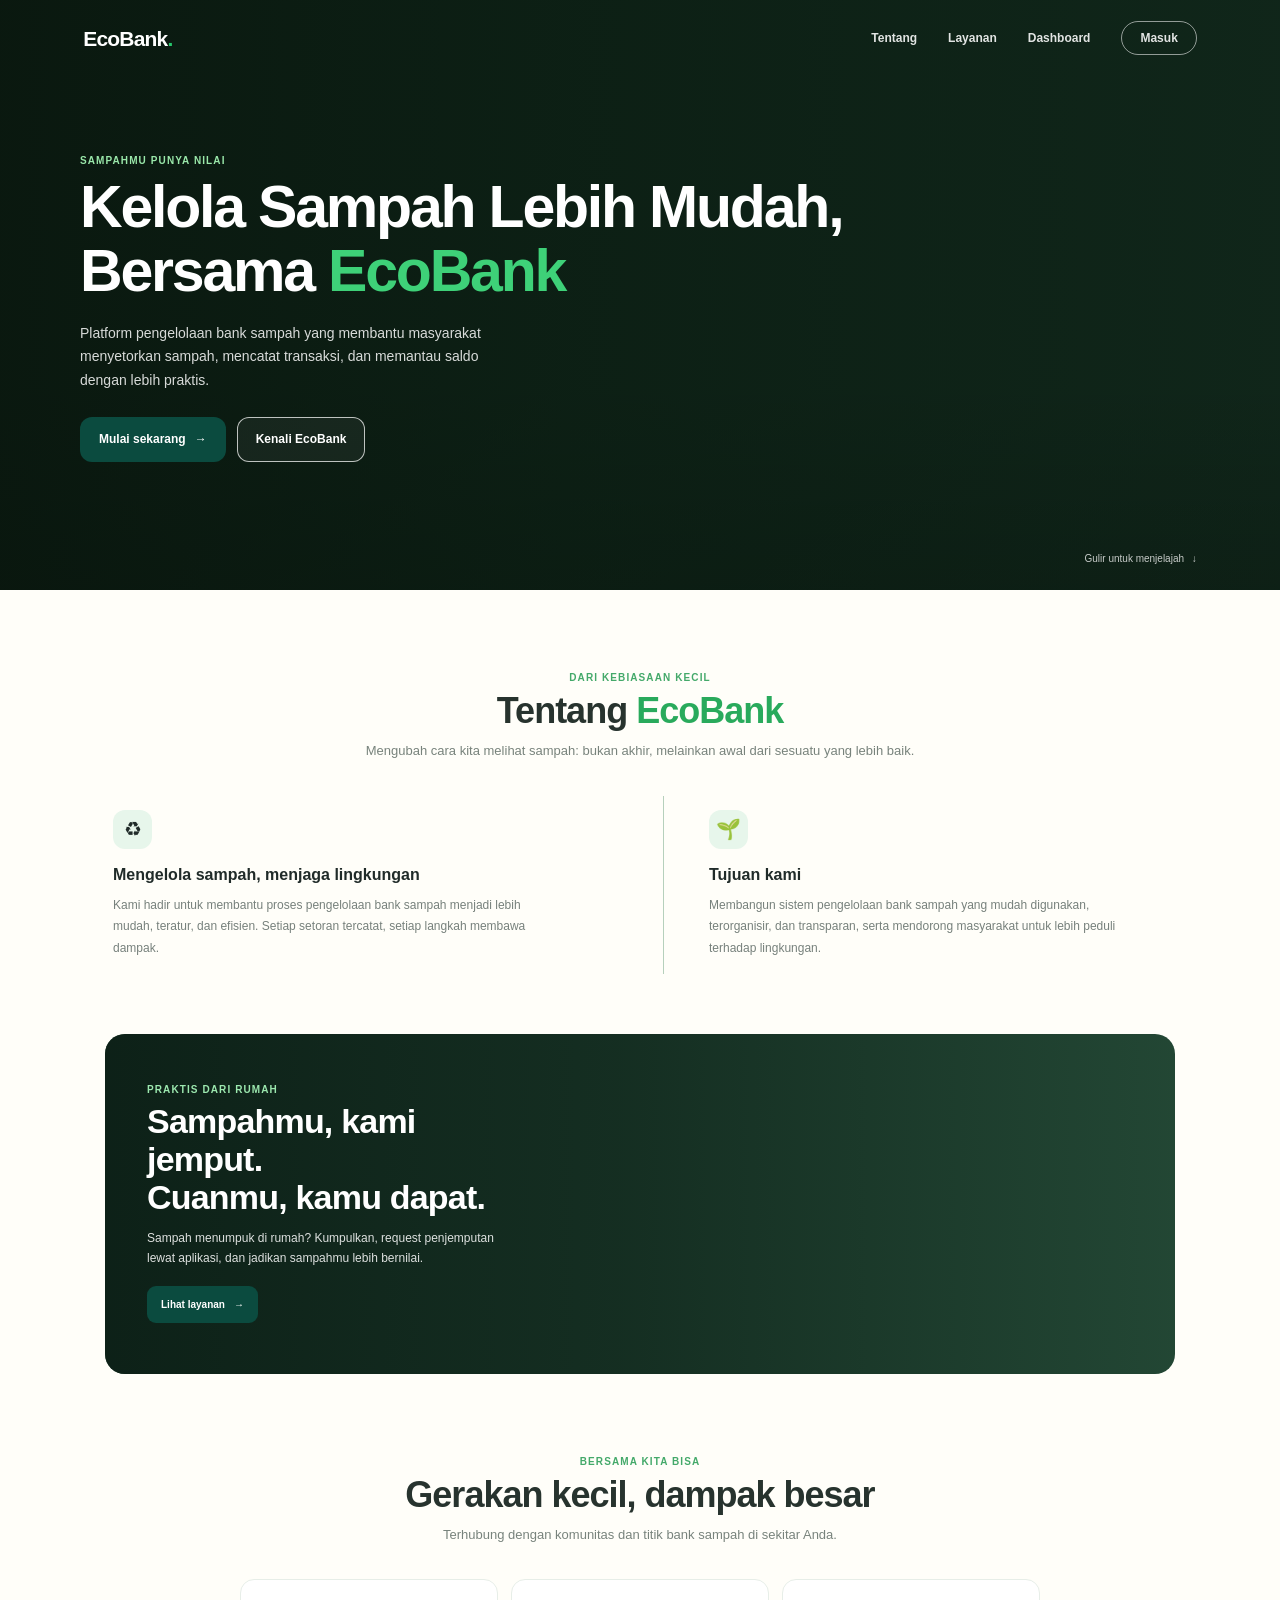
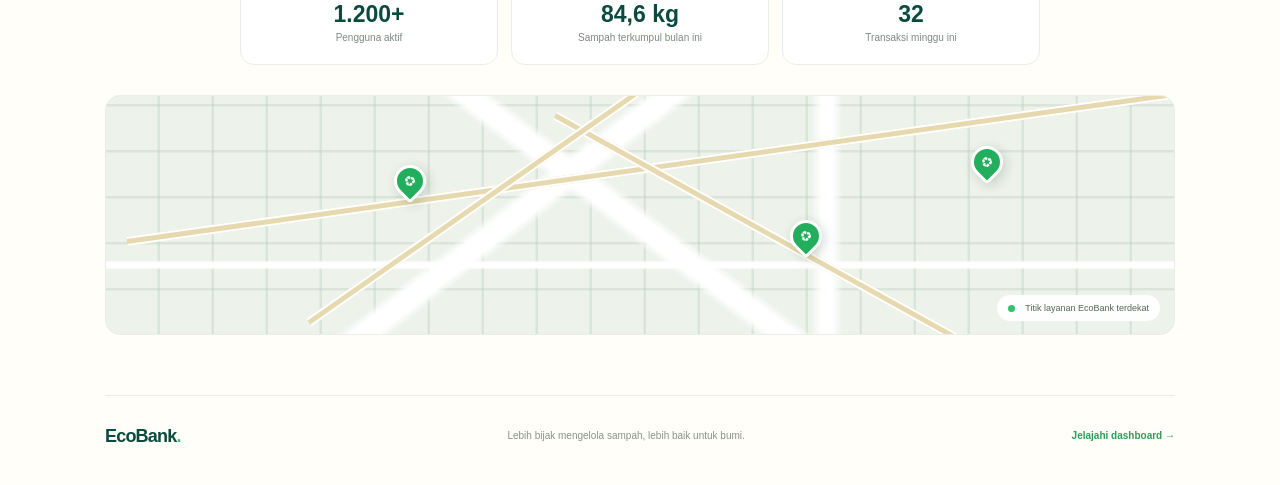
<file: index.html>
<!doctype html>
<html lang="id">
  <head>
    <meta charset="UTF-8" />
    <meta name="viewport" content="width=device-width, initial-scale=1.0" />
    <meta name="theme-color" content="#064d3f" />
    <meta
      name="description"
      content="EcoBank membantu Anda mengelola sampah, menabung, dan menjaga lingkungan dengan lebih mudah."
    />
    <title>EcoBank — Kelola Sampah, Jaga Lingkungan</title>
    <link rel="preconnect" href="https://images.unsplash.com" />
    <link rel="stylesheet" href="style.css" />
  </head>
  <body class="landing-page">
    <header class="site-header landing-header">
      <a class="brand" href="index.html">EcoBank<span>.</span></a>
      <button
        class="menu-toggle"
        type="button"
        aria-label="Buka navigasi"
        aria-expanded="false"
      >
        ☰
      </button>
      <nav class="main-nav" aria-label="Navigasi utama">
        <a href="#tentang">Tentang</a>
        <a href="#layanan">Layanan</a>
        <a href="dashboard_bank_sampah.html">Dashboard</a>
        <a class="nav-button" href="auth.html">Masuk</a>
      </nav>
    </header>

    <main>
      <section class="hero">
        <div class="hero-shade"></div>
        <div class="hero-content">
          <p class="eyebrow">Sampahmu punya nilai</p>
          <h1>Kelola Sampah Lebih Mudah,<br />Bersama <span>EcoBank</span></h1>
          <p class="hero-copy">
            Platform pengelolaan bank sampah yang membantu masyarakat
            menyetorkan sampah, mencatat transaksi, dan memantau saldo dengan
            lebih praktis.
          </p>
          <div class="hero-actions">
            <a class="button button-primary" href="auth.html"
              >Mulai sekarang <span aria-hidden="true">→</span></a
            >
            <a class="button button-outline-light" href="#tentang"
              >Kenali EcoBank</a
            >
          </div>
        </div>
        <a class="scroll-hint" href="#tentang"
          >Gulir untuk menjelajah <span aria-hidden="true">↓</span></a
        >
      </section>

      <section class="section about-section" id="tentang">
        <div class="section-heading">
          <p class="eyebrow eyebrow-green">Dari kebiasaan kecil</p>
          <h2>Tentang <span>EcoBank</span></h2>
          <p>
            Mengubah cara kita melihat sampah: bukan akhir, melainkan awal dari
            sesuatu yang lebih baik.
          </p>
        </div>
        <div class="about-grid">
          <article>
            <span class="icon-bubble" aria-hidden="true">♻</span>
            <h3>Mengelola sampah, menjaga lingkungan</h3>
            <p>
              Kami hadir untuk membantu proses pengelolaan bank sampah menjadi
              lebih mudah, teratur, dan efisien. Setiap setoran tercatat, setiap
              langkah membawa dampak.
            </p>
          </article>
          <article class="mission-card">
            <span class="icon-bubble" aria-hidden="true">🌱</span>
            <h3>Tujuan kami</h3>
            <p>
              Membangun sistem pengelolaan bank sampah yang mudah digunakan,
              terorganisir, dan transparan, serta mendorong masyarakat untuk
              lebih peduli terhadap lingkungan.
            </p>
          </article>
        </div>
      </section>

      <section class="pickup-banner" id="layanan">
        <div class="pickup-overlay"></div>
        <div class="pickup-content">
          <p class="eyebrow">Praktis dari rumah</p>
          <h2>Sampahmu, kami jemput.<br />Cuanmu, kamu dapat.</h2>
          <p>
            Sampah menumpuk di rumah? Kumpulkan, request penjemputan lewat
            aplikasi, dan jadikan sampahmu lebih bernilai.
          </p>
          <a class="button button-primary button-small" href="transaksi.html"
            >Lihat layanan <span aria-hidden="true">→</span></a
          >
        </div>
      </section>

      <section class="section impact-section">
        <div class="section-heading">
          <p class="eyebrow eyebrow-green">Bersama kita bisa</p>
          <h2>Gerakan kecil, dampak besar</h2>
          <p>
            Terhubung dengan komunitas dan titik bank sampah di sekitar Anda.
          </p>
        </div>
        <div class="impact-grid">
          <div class="impact-stat">
            <strong>1.200+</strong><span>Pengguna aktif</span>
          </div>
          <div class="impact-stat">
            <strong>84,6 kg</strong><span>Sampah terkumpul bulan ini</span>
          </div>
          <div class="impact-stat">
            <strong>32</strong><span>Transaksi minggu ini</span>
          </div>
        </div>
        <div
          class="map-card"
          role="img"
          aria-label="Ilustrasi peta titik layanan bank sampah"
        >
          <span class="map-road road-one"></span
          ><span class="map-road road-two"></span
          ><span class="map-road road-three"></span>
          <span class="map-pin pin-one">♻</span
          ><span class="map-pin pin-two">♻</span
          ><span class="map-pin pin-three">♻</span>
          <div class="map-label">
            <span class="status-dot"></span> Titik layanan EcoBank terdekat
          </div>
        </div>
      </section>
    </main>

    <footer class="site-footer">
      <a class="brand" href="index.html">EcoBank<span>.</span></a>
      <p>Lebih bijak mengelola sampah, lebih baik untuk bumi.</p>
      <a href="dashboard_bank_sampah.html"
        >Jelajahi dashboard <span aria-hidden="true">→</span></a
      >
    </footer>
    <script src="app.js?v=profile-menu-1"></script>
  </body>
</html>
</file>
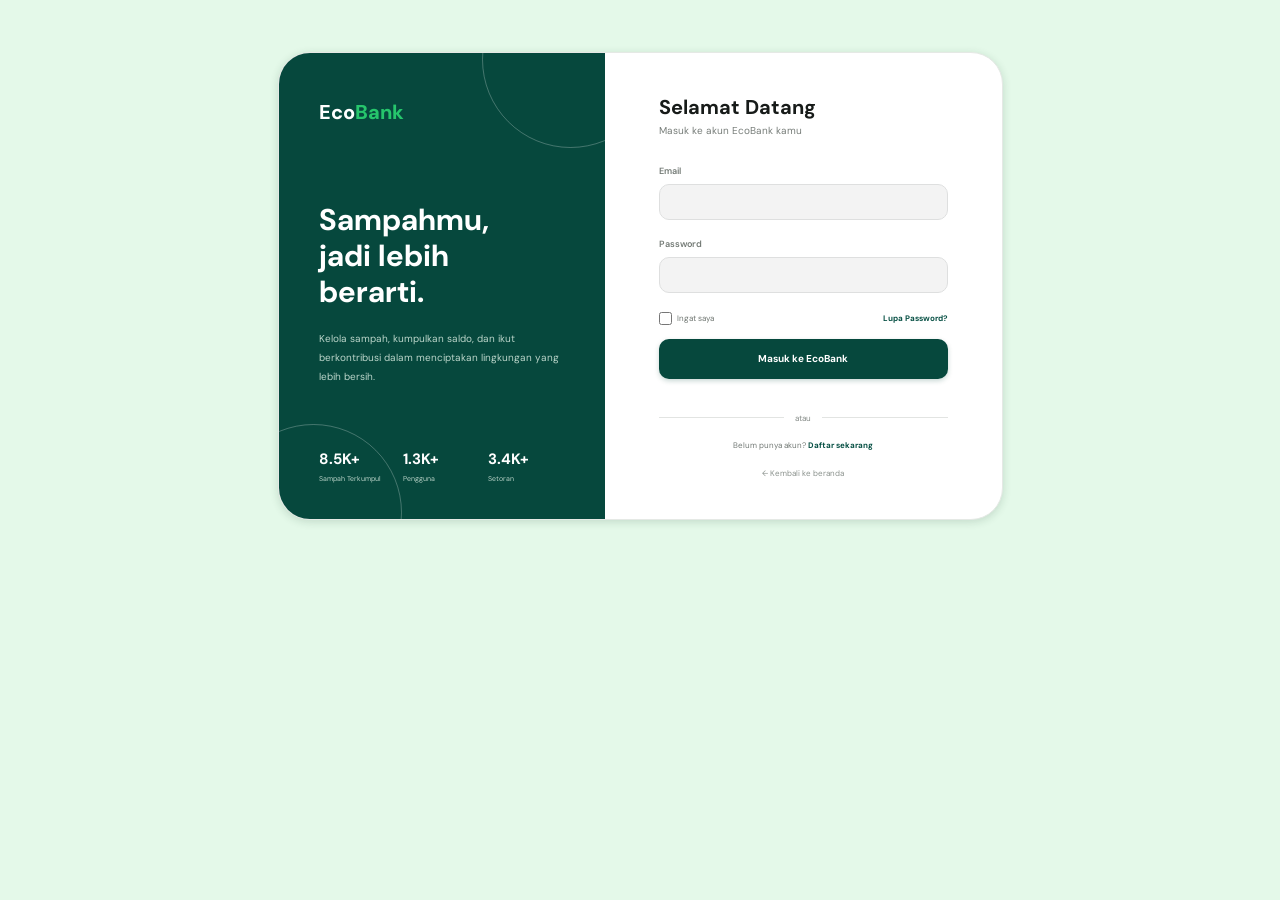
<file: auth.html>
<!doctype html>
<html lang="id">
  <head>
    <meta charset="UTF-8" />
    <meta name="viewport" content="width=device-width, initial-scale=1.0" />
    <meta name="theme-color" content="#e5f9eb" />
    <meta
      name="description"
      content="Masuk atau daftar akun EcoBank untuk mengelola setoran sampah."
    />
    <title>Masuk — EcoBank</title>
    <link rel="preconnect" href="https://fonts.googleapis.com" />
    <link rel="preconnect" href="https://fonts.gstatic.com" crossorigin />
    <link
      href="https://fonts.googleapis.com/css2?family=DM+Sans:wght@400;500;600;700;800&display=swap"
      rel="stylesheet"
    />
    <link rel="stylesheet" href="style.css" />
  </head>
  <body class="auth-page">
    <main class="auth-shell" data-auth-shell data-mode="login">
      <section class="auth-brand-panel" aria-label="Tentang EcoBank">
        <a class="auth-brand-logo" href="index.html">Eco<span>Bank</span></a>
        <div class="auth-brand-copy">
          <h1>Sampahmu,<br />jadi lebih<br />berarti.</h1>
          <p>
            Kelola sampah, kumpulkan saldo, dan ikut berkontribusi dalam
            menciptakan lingkungan yang lebih bersih.
          </p>
        </div>
        <div class="auth-impact" aria-label="Dampak EcoBank">
          <div><strong>8.5K+</strong><span>Sampah Terkumpul</span></div>
          <div><strong>1.3K+</strong><span>Pengguna</span></div>
          <div><strong>3.4K+</strong><span>Setoran</span></div>
        </div>
      </section>

      <section class="auth-form-panel" aria-labelledby="auth-title">
        <div class="auth-form-content">
          <h2 id="auth-title" data-auth-title>Selamat Datang</h2>
          <p class="auth-subtitle" data-auth-subtitle>
            Masuk ke akun EcoBank kamu
          </p>

          <form class="auth-form" data-auth-form="login" autocomplete="on">
            <label for="login-email">Email</label>
            <input
              id="login-email"
              name="email"
              type="email"
              autocomplete="email"
              required
            />

            <label for="login-password">Password</label>
            <input
              id="login-password"
              name="password"
              type="password"
              autocomplete="current-password"
              minlength="8"
              required
            />

            <div class="auth-options">
              <label class="remember-option"
                ><input type="checkbox" name="remember" />
                <span>Ingat saya</span></label
              >
              <button
                class="auth-inline-button"
                type="button"
                data-forgot-password
              >
                Lupa Password?
              </button>
            </div>
            <button class="auth-submit" type="submit">Masuk ke EcoBank</button>
          </form>

          <form
            class="auth-form register-form"
            data-auth-form="register"
            autocomplete="on"
            hidden
          >
            <label for="register-name">Nama lengkap</label>
            <input
              id="register-name"
              name="name"
              type="text"
              autocomplete="name"
              maxlength="100"
              required
            />

            <label for="register-email">Email</label>
            <input
              id="register-email"
              name="email"
              type="email"
              autocomplete="email"
              required
            />

            <label for="register-phone">Nomor telepon</label>
            <input
              id="register-phone"
              name="phone"
              type="tel"
              inputmode="tel"
              autocomplete="tel"
              minlength="8"
              maxlength="20"
              pattern="[0-9+() -]{8,20}"
              required
            />

            <label for="register-district">Kecamatan</label>
            <select
              id="register-district"
              name="district"
              autocomplete="address-level2"
              required
            >
              <option value="" selected disabled>Pilih kecamatan</option>
              <option value="Batam Kota">Batam Kota</option>
              <option value="Batu Aji">Batu Aji</option>
              <option value="Batu Ampar">Batu Ampar</option>
              <option value="Belakang Padang">Belakang Padang</option>
              <option value="Bengkong">Bengkong</option>
              <option value="Bulang">Bulang</option>
              <option value="Galang">Galang</option>
              <option value="Lubuk Baja">Lubuk Baja</option>
              <option value="Nongsa">Nongsa</option>
              <option value="Sagulung">Sagulung</option>
              <option value="Sei Beduk">Sei Beduk</option>
              <option value="Sekupang">Sekupang</option>
            </select>

            <label for="register-password">Password</label>
            <input
              id="register-password"
              name="password"
              type="password"
              autocomplete="new-password"
              minlength="8"
              maxlength="72"
              required
            />

            <label for="register-confirm-password">Konfirmasi password</label>
            <input
              id="register-confirm-password"
              name="confirmPassword"
              type="password"
              autocomplete="new-password"
              minlength="8"
              maxlength="72"
              required
            />

            <button class="auth-submit" type="submit">Daftar ke EcoBank</button>
          </form>

          <p
            class="auth-feedback"
            data-auth-feedback
            role="status"
            aria-live="polite"
          ></p>
          <div class="auth-divider"><span>atau</span></div>
          <p class="auth-switch-copy" data-auth-switch-copy>
            Belum punya akun?
            <button
              class="auth-inline-button"
              type="button"
              data-auth-switch="register"
            >
              Daftar sekarang
            </button>
          </p>
          <p class="auth-back"><a href="index.html">← Kembali ke beranda</a></p>
        </div>
      </section>
    </main>
    <script src="auth.js"></script>
  </body>
</html>
</file>
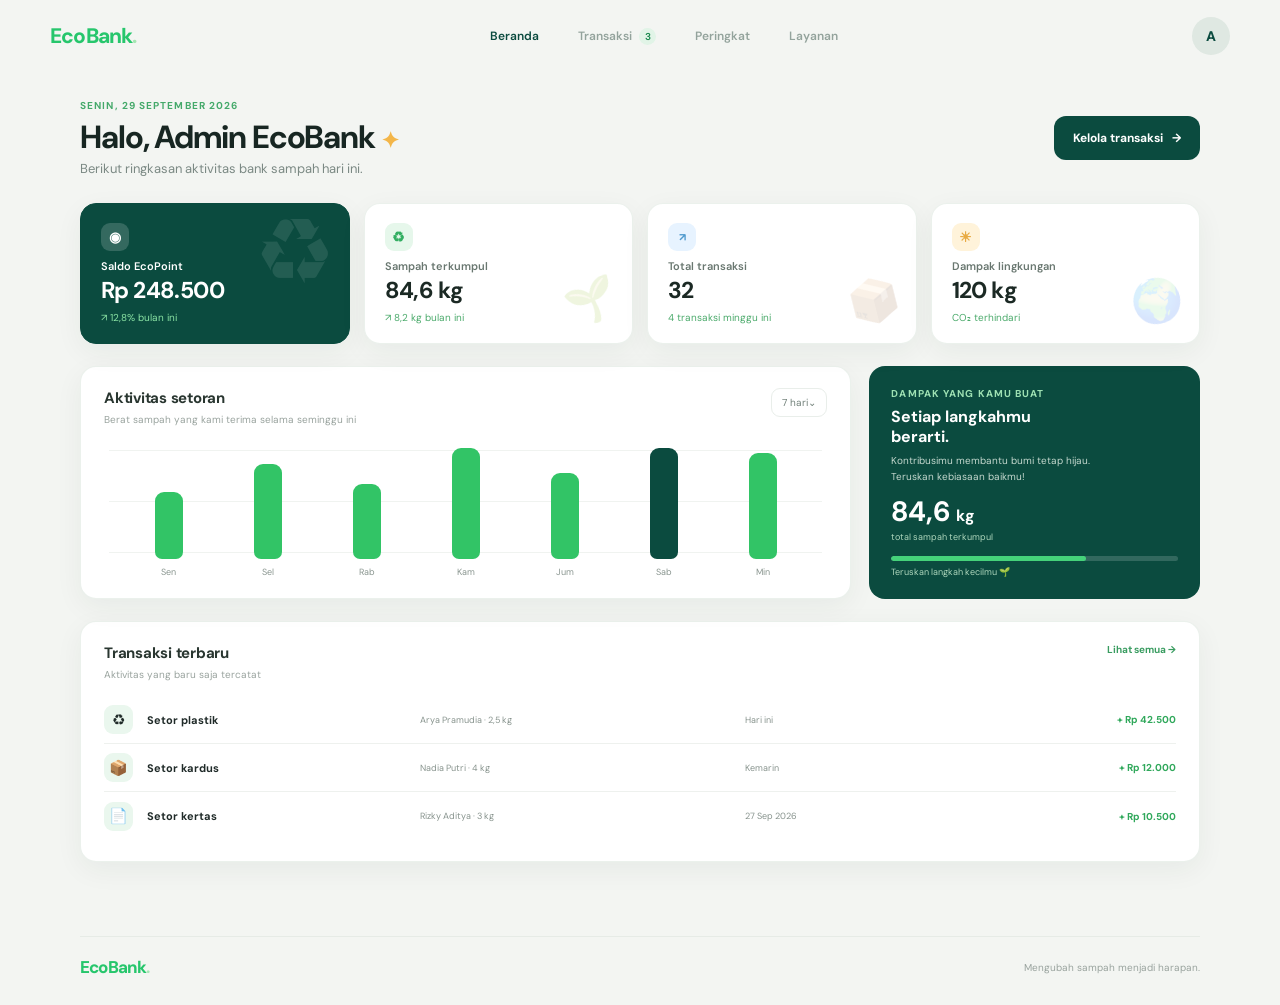
<file: dashboard_bank_sampah.html>
<!doctype html>
<html lang="id">
  <head>
    <meta charset="UTF-8" />
    <meta name="viewport" content="width=device-width, initial-scale=1.0" />
    <meta name="theme-color" content="#f3f5f2" />
    <meta
      name="description"
      content="Ringkasan aktivitas dan dampak bank sampah EcoBank."
    />
    <title>Beranda — EcoBank</title>
    <link rel="preconnect" href="https://fonts.googleapis.com" />
    <link rel="preconnect" href="https://fonts.gstatic.com" crossorigin />
    <link
      href="https://fonts.googleapis.com/css2?family=DM+Sans:wght@400;500;600;700;800&display=swap"
      rel="stylesheet"
    />
    <link rel="stylesheet" href="style.css" />
  </head>
  <body class="app-page" data-page="dashboard">
    <header class="app-header">
      <a class="brand" href="index.html">EcoBank<span>.</span></a>
      <button
        class="menu-toggle"
        type="button"
        aria-label="Buka navigasi"
        aria-expanded="false"
      >
        ☰
      </button>
      <nav class="app-nav" aria-label="Navigasi utama">
        <a class="active" href="dashboard_bank_sampah.html">Beranda</a>
        <a href="transaksi.html"
          >Transaksi <span class="nav-count" data-pending-count>3</span></a
        >
        <a href="peringkat.html">Peringkat</a>
        <a href="listing_limbah_sampah.html">Layanan</a>
      </nav>
      <div class="profile-control" data-profile-control>
        <button
          class="profile-button"
          type="button"
          aria-label="Buka menu profil admin"
          aria-haspopup="true"
          aria-expanded="false"
          aria-controls="profile-menu"
          data-profile-toggle
        >
          A
        </button>
        <div class="profile-dropdown" id="profile-menu" hidden>
          <strong>Admin EcoBank</strong>
          <a href="dashboard_bank_sampah.html">Dashboard</a>
          <a href="transaksi.html">Transaksi</a>
          <a href="peringkat.html">Peringkat</a>
          <button
            type="button"
            data-profile-logout
            data-logout-target="auth.html"
          >
            Keluar
          </button>
          <p data-profile-feedback role="status" hidden></p>
        </div>
      </div>
    </header>

    <main class="app-main">
      <div class="page-intro">
        <div>
          <p class="eyebrow eyebrow-green">Senin, 29 September 2026</p>
          <h1>Halo, Admin EcoBank <span class="wave">✦</span></h1>
          <p>Berikut ringkasan aktivitas bank sampah hari ini.</p>
        </div>
        <a class="button button-primary" href="transaksi.html"
          >Kelola transaksi <span aria-hidden="true">→</span></a
        >
      </div>

      <section class="stats-grid" aria-label="Ringkasan EcoBank">
        <article class="stat-card stat-feature">
          <span class="stat-icon">◉</span>
          <p>Saldo EcoPoint</p>
          <strong>Rp 248.500</strong><small>↗ 12,8% bulan ini</small>
          <span class="stat-decoration" aria-hidden="true">♻</span>
        </article>
        <article class="stat-card">
          <span class="stat-icon stat-icon-green">♻</span>
          <p>Sampah terkumpul</p>
          <strong data-total-weight>84,6 kg</strong
          ><small>↗ 8,2 kg bulan ini</small
          ><span class="stat-art" aria-hidden="true">🌱</span>
        </article>
        <article class="stat-card">
          <span class="stat-icon stat-icon-blue">↗</span>
          <p>Total transaksi</p>
          <strong data-total-transactions>32</strong
          ><small>4 transaksi minggu ini</small
          ><span class="stat-art" aria-hidden="true">📦</span>
        </article>
        <article class="stat-card">
          <span class="stat-icon stat-icon-yellow">☀</span>
          <p>Dampak lingkungan</p>
          <strong>120 kg</strong><small>CO₂ terhindari</small
          ><span class="stat-art" aria-hidden="true">🌍</span>
        </article>
      </section>

      <section class="dashboard-grid">
        <article class="panel activity-panel">
          <div class="panel-heading">
            <div>
              <h2>Aktivitas setoran</h2>
              <p>Berat sampah yang kami terima selama seminggu ini</p>
            </div>
            <button class="select-pill" type="button">7 hari⌄</button>
          </div>
          <div
            class="chart"
            role="img"
            aria-label="Grafik setoran sampah selama tujuh hari"
          >
            <div class="chart-grid">
              <span></span><span></span><span></span>
            </div>
            <div class="chart-bars">
              <div class="chart-column">
                <span style="--bar: 52%"></span><small>Sen</small>
              </div>
              <div class="chart-column">
                <span style="--bar: 73%"></span><small>Sel</small>
              </div>
              <div class="chart-column">
                <span style="--bar: 58%"></span><small>Rab</small>
              </div>
              <div class="chart-column">
                <span style="--bar: 92%"></span><small>Kam</small>
              </div>
              <div class="chart-column">
                <span style="--bar: 66%"></span><small>Jum</small>
              </div>
              <div class="chart-column">
                <span class="bar-dark" style="--bar: 100%"></span
                ><small>Sab</small>
              </div>
              <div class="chart-column">
                <span style="--bar: 82%"></span><small>Min</small>
              </div>
            </div>
          </div>
        </article>
        <article class="impact-card">
          <p class="eyebrow">Dampak yang kamu buat</p>
          <h2>Setiap langkahmu berarti.</h2>
          <p>
            Kontribusimu membantu bumi tetap hijau. Teruskan kebiasaan baikmu!
          </p>
          <strong>84,6 <span>kg</span></strong
          ><small>total sampah terkumpul</small>
          <div class="progress-track"><span></span></div>
          <small>Teruskan langkah kecilmu 🌱</small>
        </article>
      </section>

      <section class="panel recent-panel">
        <div class="panel-heading">
          <div>
            <h2>Transaksi terbaru</h2>
            <p>Aktivitas yang baru saja tercatat</p>
          </div>
          <a class="text-link" href="transaksi.html"
            >Lihat semua <span aria-hidden="true">→</span></a
          >
        </div>
        <div class="recent-list">
          <div class="recent-row">
            <span class="recent-icon">♻</span><strong>Setor plastik</strong
            ><small>Arya Pramudia · 2,5 kg</small><time>Hari ini</time
            ><b class="amount-positive">+ Rp 42.500</b>
          </div>
          <div class="recent-row">
            <span class="recent-icon">📦</span><strong>Setor kardus</strong
            ><small>Nadia Putri · 4 kg</small><time>Kemarin</time
            ><b class="amount-positive">+ Rp 12.000</b>
          </div>
          <div class="recent-row">
            <span class="recent-icon">📄</span><strong>Setor kertas</strong
            ><small>Rizky Aditya · 3 kg</small><time>27 Sep 2026</time
            ><b class="amount-positive">+ Rp 10.500</b>
          </div>
        </div>
      </section>
    </main>
    <footer class="app-footer">
      <a class="brand" href="index.html">EcoBank<span>.</span></a
      ><span>Mengubah sampah menjadi harapan.</span>
    </footer>
    <script src="app.js?v=profile-menu-1"></script>
  </body>
</html>
</file>
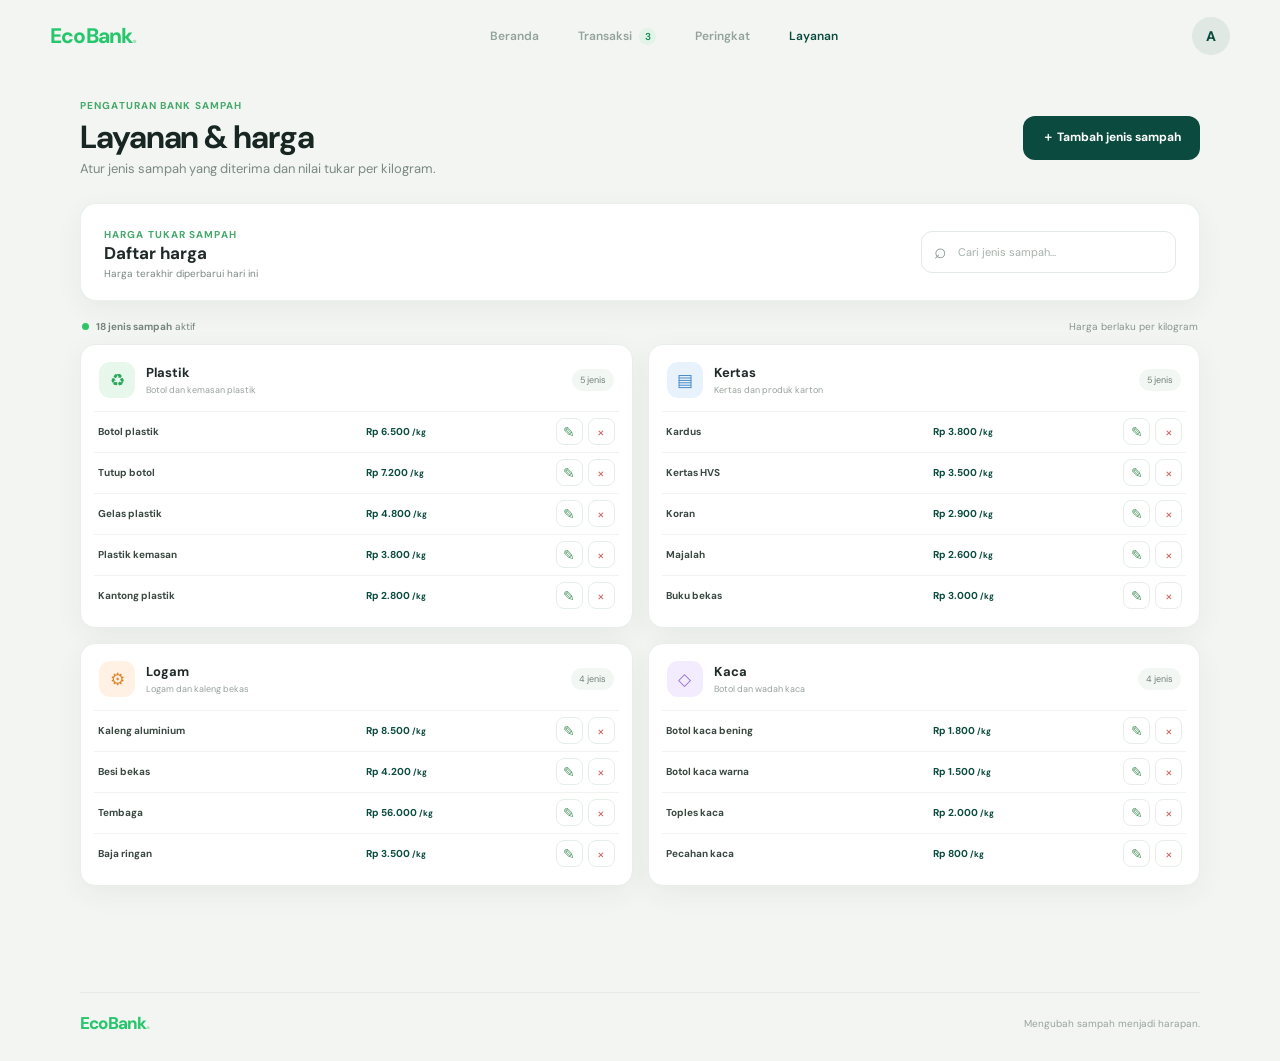
<file: listing_limbah_sampah.html>
<!doctype html>
<html lang="id">
  <head>
    <meta charset="UTF-8" />
    <meta name="viewport" content="width=device-width, initial-scale=1.0" />
    <meta name="theme-color" content="#f3f5f2" />
    <meta
      name="description"
      content="Atur jenis sampah yang diterima dan harga tukar EcoBank."
    />
    <title>Layanan & Harga — EcoBank</title>
    <link rel="preconnect" href="https://fonts.googleapis.com" />
    <link rel="preconnect" href="https://fonts.gstatic.com" crossorigin />
    <link
      href="https://fonts.googleapis.com/css2?family=DM+Sans:wght@400;500;600;700;800&display=swap"
      rel="stylesheet"
    />
    <link rel="stylesheet" href="style.css" />
  </head>
  <body class="app-page" data-page="prices">
    <header class="app-header">
      <a class="brand" href="index.html">EcoBank<span>.</span></a>
      <button
        class="menu-toggle"
        type="button"
        aria-label="Buka navigasi"
        aria-expanded="false"
      >
        ☰
      </button>
      <nav class="app-nav" aria-label="Navigasi utama">
        <a href="dashboard_bank_sampah.html">Beranda</a>
        <a href="transaksi.html"
          >Transaksi <span class="nav-count" data-pending-count>3</span></a
        >
        <a href="peringkat.html">Peringkat</a>
        <a class="active" href="listing_limbah_sampah.html">Layanan</a>
      </nav>
      <div class="profile-control" data-profile-control>
        <button
          class="profile-button"
          type="button"
          aria-label="Buka menu profil admin"
          aria-haspopup="true"
          aria-expanded="false"
          aria-controls="profile-menu"
          data-profile-toggle
        >
          A
        </button>
        <div class="profile-dropdown" id="profile-menu" hidden>
          <strong>Admin EcoBank</strong>
          <a href="dashboard_bank_sampah.html">Dashboard</a>
          <a href="transaksi.html">Transaksi</a>
          <a href="peringkat.html">Peringkat</a>
          <button
            type="button"
            data-profile-logout
            data-logout-target="auth.html"
          >
            Keluar
          </button>
          <p data-profile-feedback role="status" hidden></p>
        </div>
      </div>
    </header>
    <main class="app-main">
      <div class="page-intro">
        <div>
          <p class="eyebrow eyebrow-green">Pengaturan bank sampah</p>
          <h1>Layanan &amp; harga</h1>
          <p>Atur jenis sampah yang diterima dan nilai tukar per kilogram.</p>
        </div>
        <button class="button button-primary" type="button" data-add-waste>
          ＋ Tambah jenis sampah
        </button>
      </div>
      <section class="price-toolbar panel">
        <div>
          <span class="eyebrow eyebrow-green">Harga tukar sampah</span>
          <h2>Daftar harga</h2>
          <p>
            Harga terakhir diperbarui <span data-price-updated>hari ini</span>
          </p>
        </div>
        <label class="search-field"
          ><span aria-hidden="true">⌕</span
          ><input
            type="search"
            placeholder="Cari jenis sampah..."
            aria-label="Cari jenis sampah"
            data-price-search
        /></label>
      </section>
      <div class="price-summary">
        <span
          ><i class="status-dot"></i>
          <b data-price-count>0 jenis sampah</b> aktif</span
        ><span>Harga berlaku per kilogram</span>
      </div>
      <section class="price-grid" aria-label="Jenis sampah dan harga">
        <article class="price-category" data-category="Plastik">
          <header>
            <span class="category-icon">♻</span>
            <div>
              <h2>Plastik</h2>
              <p>Botol dan kemasan plastik</p>
            </div>
            <span class="category-total">5 jenis</span>
          </header>
          <div class="waste-list" data-waste-list="Plastik"></div>
        </article>
        <article class="price-category" data-category="Kertas">
          <header>
            <span class="category-icon category-blue">▤</span>
            <div>
              <h2>Kertas</h2>
              <p>Kertas dan produk karton</p>
            </div>
            <span class="category-total">5 jenis</span>
          </header>
          <div class="waste-list" data-waste-list="Kertas"></div>
        </article>
        <article class="price-category" data-category="Logam">
          <header>
            <span class="category-icon category-orange">⚙</span>
            <div>
              <h2>Logam</h2>
              <p>Logam dan kaleng bekas</p>
            </div>
            <span class="category-total">4 jenis</span>
          </header>
          <div class="waste-list" data-waste-list="Logam"></div>
        </article>
        <article class="price-category" data-category="Kaca">
          <header>
            <span class="category-icon category-purple">◇</span>
            <div>
              <h2>Kaca</h2>
              <p>Botol dan wadah kaca</p>
            </div>
            <span class="category-total">4 jenis</span>
          </header>
          <div class="waste-list" data-waste-list="Kaca"></div>
        </article>
      </section>
      <p
        class="inline-notice"
        data-price-notice
        role="status"
        aria-live="polite"
      ></p>
    </main>
    <dialog class="edit-dialog" data-price-dialog>
      <form method="dialog" class="dialog-close-form">
        <button class="dialog-close" aria-label="Tutup" value="cancel">
          ×
        </button>
      </form>
      <span class="eyebrow eyebrow-green">Pengaturan harga</span>
      <h2 data-dialog-title>Ubah jenis sampah</h2>
      <form data-price-form>
        <input type="hidden" name="id" />
        <label
          >Jenis sampah<input
            name="name"
            required
            maxlength="40"
            placeholder="Contoh: Botol kaca"
        /></label>
        <label
          >Kategori<select name="category">
            <option>Plastik</option>
            <option>Kertas</option>
            <option>Logam</option>
            <option>Kaca</option>
          </select></label
        >
        <label
          >Harga per kilogram <span class="input-prefix">Rp</span
          ><input
            name="price"
            type="number"
            min="1"
            max="10000000"
            step="1"
            required
            placeholder="Contoh: 2000"
        /></label>
        <p class="form-helper">
          Masukkan angka dalam rupiah. Contoh: 2000 = Rp 2.000/kg.
        </p>
        <div class="dialog-actions">
          <button
            class="button button-secondary"
            type="button"
            data-dialog-cancel
          >
            Batal</button
          ><button class="button button-primary" type="submit">
            Simpan perubahan
          </button>
        </div>
      </form>
    </dialog>
    <footer class="app-footer">
      <a class="brand" href="index.html">EcoBank<span>.</span></a
      ><span>Mengubah sampah menjadi harapan.</span>
    </footer>
    <script src="app.js?v=profile-menu-1"></script>
  </body>
</html>
</file>
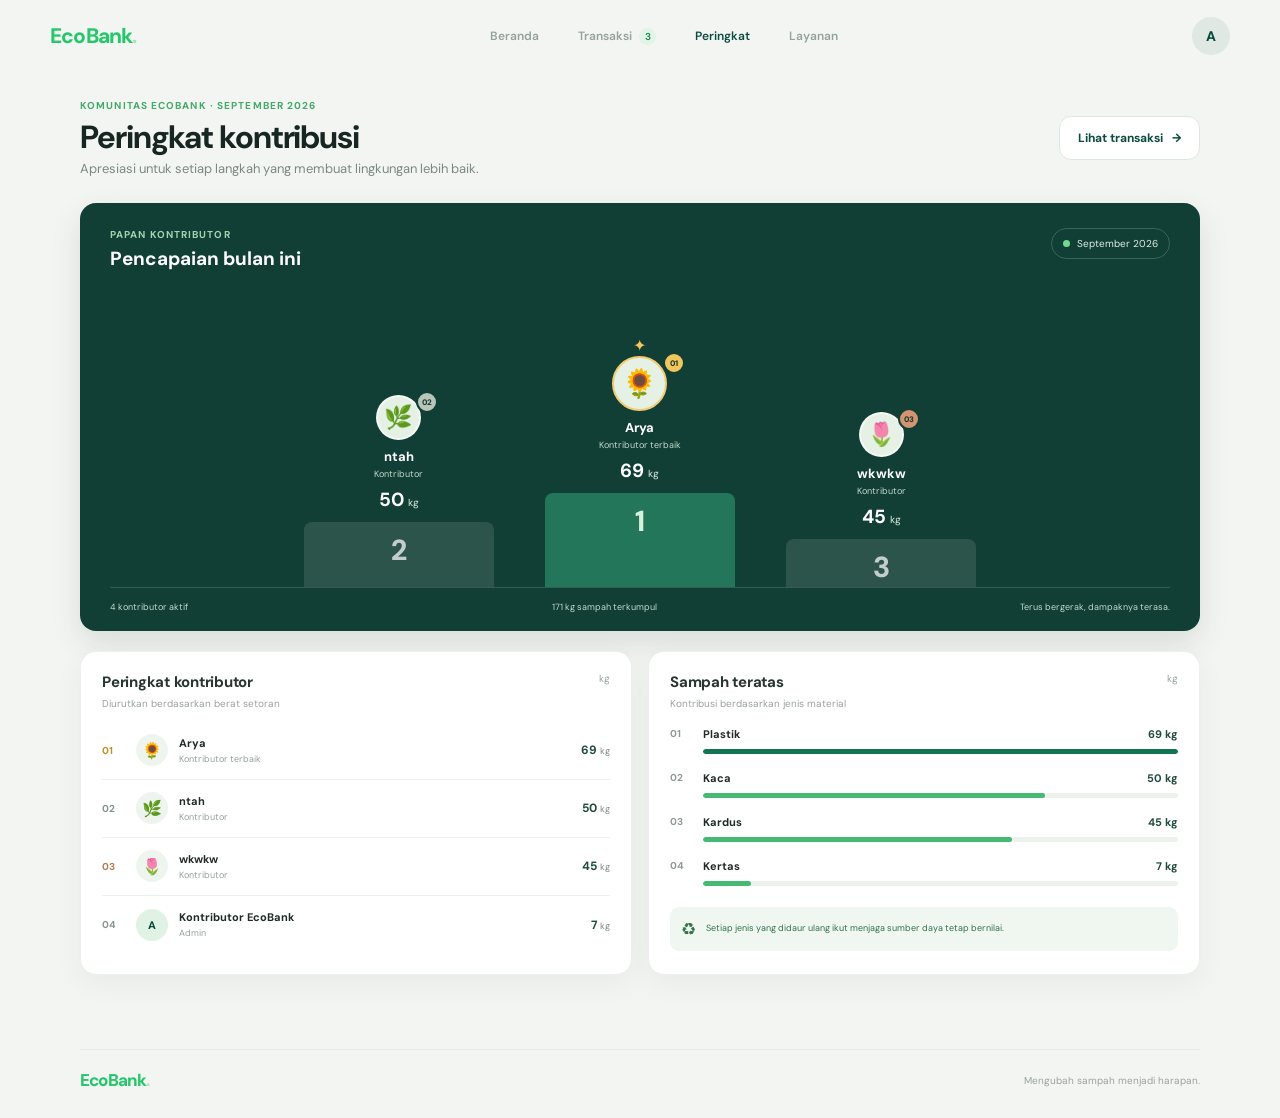
<file: peringkat.html>
<!doctype html>
<html lang="id">
  <head>
    <meta charset="UTF-8" />
    <meta name="viewport" content="width=device-width, initial-scale=1.0" />
    <meta name="theme-color" content="#f3f5f2" />
    <meta
      name="description"
      content="Papan peringkat kontributor dan jenis sampah EcoBank bulan ini."
    />
    <title>Peringkat — EcoBank</title>
    <link rel="preconnect" href="https://fonts.googleapis.com" />
    <link rel="preconnect" href="https://fonts.gstatic.com" crossorigin />
    <link
      href="https://fonts.googleapis.com/css2?family=DM+Sans:wght@400;500;600;700;800&display=swap"
      rel="stylesheet"
    />
    <link rel="stylesheet" href="style.css" />
  </head>
  <body class="app-page" data-page="ranking">
    <header class="app-header">
      <a class="brand" href="index.html">EcoBank<span>.</span></a>
      <button
        class="menu-toggle"
        type="button"
        aria-label="Buka navigasi"
        aria-expanded="false"
      >
        ☰
      </button>
      <nav class="app-nav" aria-label="Navigasi utama">
        <a href="dashboard_bank_sampah.html">Beranda</a>
        <a href="transaksi.html"
          >Transaksi <span class="nav-count" data-pending-count>3</span></a
        >
        <a class="active" href="peringkat.html" aria-current="page"
          >Peringkat</a
        >
        <a href="listing_limbah_sampah.html">Layanan</a>
      </nav>
      <div class="profile-control" data-profile-control>
        <button
          class="profile-button"
          type="button"
          aria-label="Buka menu profil admin"
          aria-haspopup="true"
          aria-expanded="false"
          aria-controls="profile-menu"
          data-profile-toggle
        >
          A
        </button>
        <div class="profile-dropdown" id="profile-menu" hidden>
          <strong>Admin EcoBank</strong>
          <a href="dashboard_bank_sampah.html">Dashboard</a>
          <a href="transaksi.html">Transaksi</a>
          <a href="peringkat.html">Peringkat</a>
          <button
            type="button"
            data-profile-logout
            data-logout-target="auth.html"
          >
            Keluar
          </button>
          <p data-profile-feedback role="status" hidden></p>
        </div>
      </div>
    </header>

    <main class="app-main ranking-page">
      <div class="page-intro">
        <div>
          <p class="eyebrow eyebrow-green">
            Komunitas EcoBank · September 2026
          </p>
          <h1>Peringkat kontribusi</h1>
          <p>
            Apresiasi untuk setiap langkah yang membuat lingkungan lebih baik.
          </p>
        </div>
        <a class="button button-secondary" href="transaksi.html"
          >Lihat transaksi <span aria-hidden="true">→</span></a
        >
      </div>

      <section class="ranking-board" aria-labelledby="podium-title">
        <div class="ranking-board-heading">
          <div>
            <p class="eyebrow">Papan kontributor</p>
            <h2 id="podium-title">Pencapaian bulan ini</h2>
          </div>
          <span class="ranking-period"><i></i> September 2026</span>
        </div>
        <div class="podium" aria-label="Tiga kontributor teratas">
          <article class="podium-place podium-second">
            <span class="podium-medal">02</span
            ><span class="podium-avatar">🌿</span>
            <h3>ntah</h3>
            <p>Kontributor</p>
            <strong>50 <small>kg</small></strong>
            <div class="podium-base"><span>2</span></div>
          </article>
          <article class="podium-place podium-first">
            <span class="podium-crown" aria-label="Peringkat pertama">✦</span
            ><span class="podium-medal">01</span
            ><span class="podium-avatar">🌻</span>
            <h3>Arya</h3>
            <p>Kontributor terbaik</p>
            <strong>69 <small>kg</small></strong>
            <div class="podium-base"><span>1</span></div>
          </article>
          <article class="podium-place podium-third">
            <span class="podium-medal">03</span
            ><span class="podium-avatar">🌷</span>
            <h3>wkwkw</h3>
            <p>Kontributor</p>
            <strong>45 <small>kg</small></strong>
            <div class="podium-base"><span>3</span></div>
          </article>
        </div>
        <div class="ranking-board-footer">
          <span>4 kontributor aktif</span><span>171 kg sampah terkumpul</span
          ><span>Terus bergerak, dampaknya terasa.</span>
        </div>
      </section>

      <section class="ranking-details" aria-label="Papan peringkat lengkap">
        <article class="panel ranking-detail-panel">
          <div class="panel-heading">
            <div>
              <h2>Peringkat kontributor</h2>
              <p>Diurutkan berdasarkan berat setoran</p>
            </div>
            <span class="ranking-unit">kg</span>
          </div>
          <ol class="ranking-list">
            <li>
              <span class="list-rank rank-gold">01</span
              ><span class="list-avatar">🌻</span
              ><span class="list-name"
                ><strong>Arya</strong><small>Kontributor terbaik</small></span
              ><strong class="list-score">69 <small>kg</small></strong>
            </li>
            <li>
              <span class="list-rank rank-silver">02</span
              ><span class="list-avatar">🌿</span
              ><span class="list-name"
                ><strong>ntah</strong><small>Kontributor</small></span
              ><strong class="list-score">50 <small>kg</small></strong>
            </li>
            <li>
              <span class="list-rank rank-bronze">03</span
              ><span class="list-avatar">🌷</span
              ><span class="list-name"
                ><strong>wkwkw</strong><small>Kontributor</small></span
              ><strong class="list-score">45 <small>kg</small></strong>
            </li>
            <li>
              <span class="list-rank">04</span
              ><span class="list-avatar list-avatar-admin">A</span
              ><span class="list-name"
                ><strong>Kontributor EcoBank</strong><small>Admin</small></span
              ><strong class="list-score">7 <small>kg</small></strong>
            </li>
          </ol>
        </article>
        <article class="panel ranking-detail-panel waste-ranking-panel">
          <div class="panel-heading">
            <div>
              <h2>Sampah teratas</h2>
              <p>Kontribusi berdasarkan jenis material</p>
            </div>
            <span class="ranking-unit">kg</span>
          </div>
          <ol class="waste-ranking-list">
            <li>
              <div class="waste-rank-label">
                <span>01</span><strong>Plastik</strong><b>69 kg</b>
              </div>
              <div class="ranking-meter">
                <span style="--rank-width: 100%"></span>
              </div>
            </li>
            <li>
              <div class="waste-rank-label">
                <span>02</span><strong>Kaca</strong><b>50 kg</b>
              </div>
              <div class="ranking-meter">
                <span style="--rank-width: 72%"></span>
              </div>
            </li>
            <li>
              <div class="waste-rank-label">
                <span>03</span><strong>Kardus</strong><b>45 kg</b>
              </div>
              <div class="ranking-meter">
                <span style="--rank-width: 65%"></span>
              </div>
            </li>
            <li>
              <div class="waste-rank-label">
                <span>04</span><strong>Kertas</strong><b>7 kg</b>
              </div>
              <div class="ranking-meter">
                <span style="--rank-width: 10%"></span>
              </div>
            </li>
          </ol>
          <div class="ranking-note">
            <span aria-hidden="true">♻</span>
            <p>
              Setiap jenis yang didaur ulang ikut menjaga sumber daya tetap
              bernilai.
            </p>
          </div>
        </article>
      </section>
    </main>
    <footer class="app-footer">
      <a class="brand" href="index.html">EcoBank<span>.</span></a
      ><span>Mengubah sampah menjadi harapan.</span>
    </footer>
    <script src="app.js?v=profile-menu-1"></script>
  </body>
</html>
</file>
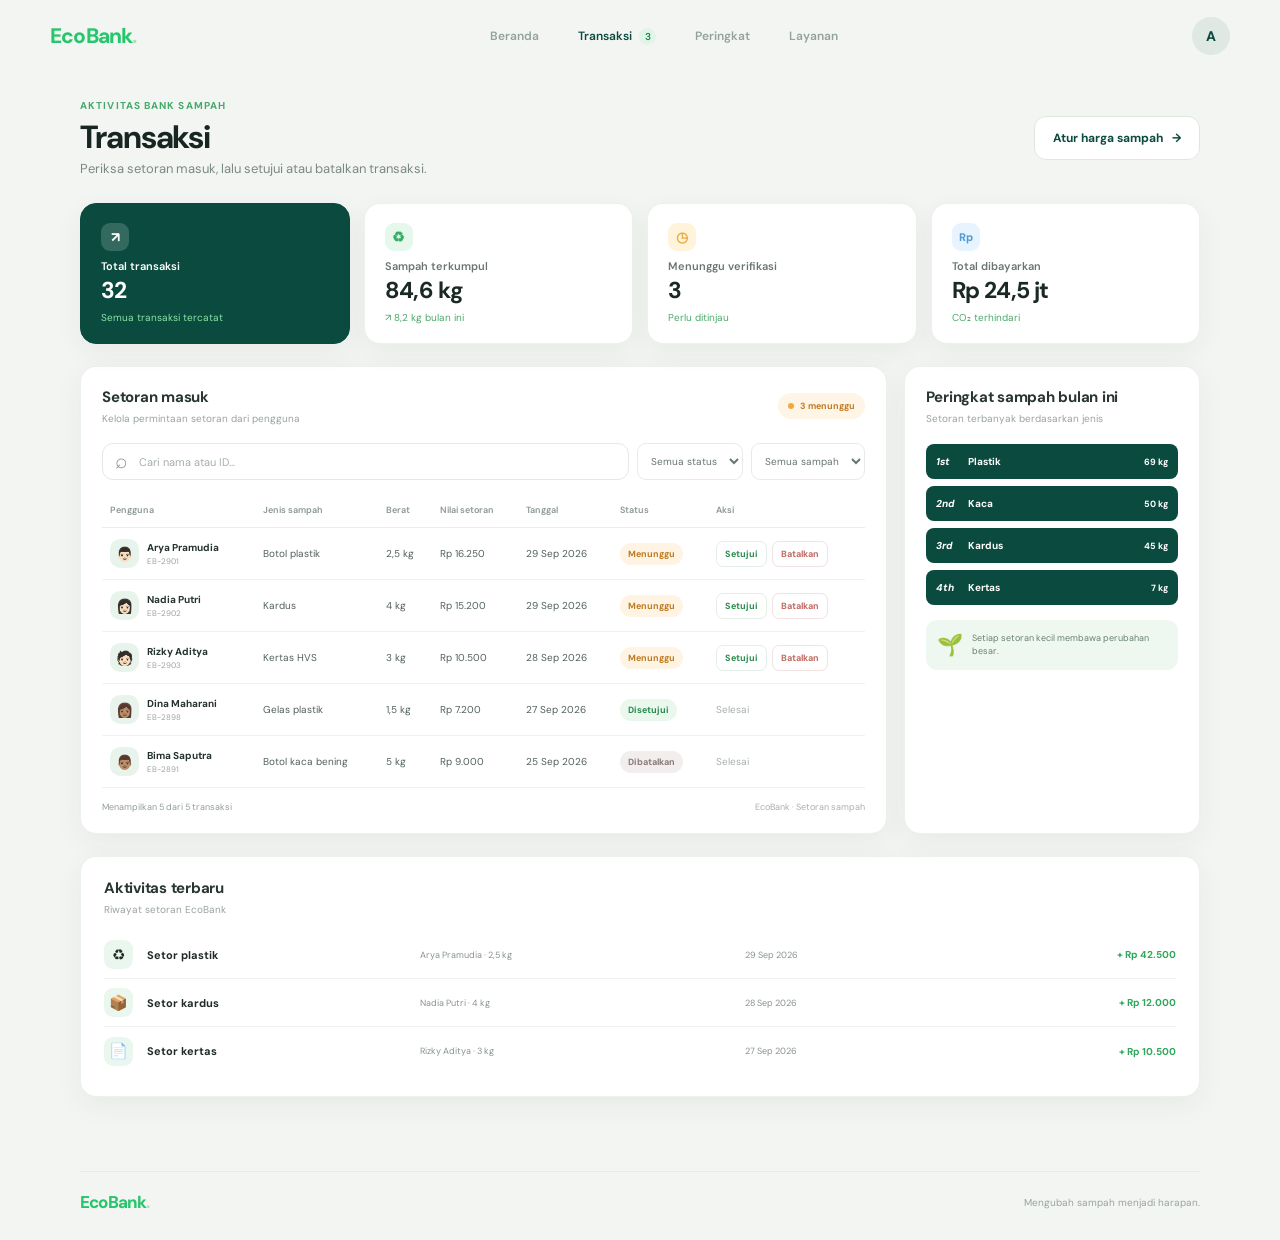
<file: transaksi.html>
<!doctype html>
<html lang="id">
  <head>
    <meta charset="UTF-8" />
    <meta name="viewport" content="width=device-width, initial-scale=1.0" />
    <meta name="theme-color" content="#f3f5f2" />
    <meta
      name="description"
      content="Tinjau, setujui, atau batalkan transaksi setoran sampah."
    />
    <title>Transaksi — EcoBank</title>
    <link rel="preconnect" href="https://fonts.googleapis.com" />
    <link rel="preconnect" href="https://fonts.gstatic.com" crossorigin />
    <link
      href="https://fonts.googleapis.com/css2?family=DM+Sans:wght@400;500;600;700;800&display=swap"
      rel="stylesheet"
    />
    <link rel="stylesheet" href="style.css" />
  </head>
  <body class="app-page" data-page="transactions">
    <header class="app-header">
      <a class="brand" href="index.html">EcoBank<span>.</span></a>
      <button
        class="menu-toggle"
        type="button"
        aria-label="Buka navigasi"
        aria-expanded="false"
      >
        ☰
      </button>
      <nav class="app-nav" aria-label="Navigasi utama">
        <a href="dashboard_bank_sampah.html">Beranda</a>
        <a class="active" href="transaksi.html"
          >Transaksi <span class="nav-count" data-pending-count>3</span></a
        >
        <a href="peringkat.html">Peringkat</a>
        <a href="listing_limbah_sampah.html">Layanan</a>
      </nav>
      <div class="profile-control" data-profile-control>
        <button
          class="profile-button"
          type="button"
          aria-label="Buka menu profil admin"
          aria-haspopup="true"
          aria-expanded="false"
          aria-controls="profile-menu"
          data-profile-toggle
        >
          A
        </button>
        <div class="profile-dropdown" id="profile-menu" hidden>
          <strong>Admin EcoBank</strong>
          <a href="dashboard_bank_sampah.html">Dashboard</a>
          <a href="transaksi.html">Transaksi</a>
          <a href="peringkat.html">Peringkat</a>
          <button
            type="button"
            data-profile-logout
            data-logout-target="auth.html"
          >
            Keluar
          </button>
          <p data-profile-feedback role="status" hidden></p>
        </div>
      </div>
    </header>
    <main class="app-main">
      <div class="page-intro">
        <div>
          <p class="eyebrow eyebrow-green">Aktivitas bank sampah</p>
          <h1>Transaksi</h1>
          <p>Periksa setoran masuk, lalu setujui atau batalkan transaksi.</p>
        </div>
        <a class="button button-secondary" href="listing_limbah_sampah.html"
          >Atur harga sampah <span aria-hidden="true">→</span></a
        >
      </div>
      <section
        class="stats-grid transaction-stats"
        aria-label="Ringkasan transaksi"
      >
        <article class="stat-card stat-feature">
          <span class="stat-icon">↗</span>
          <p>Total transaksi</p>
          <strong data-total-transactions>32</strong
          ><small>Semua transaksi tercatat</small>
        </article>
        <article class="stat-card">
          <span class="stat-icon stat-icon-green">♻</span>
          <p>Sampah terkumpul</p>
          <strong>84,6 kg</strong><small>↗ 8,2 kg bulan ini</small>
        </article>
        <article class="stat-card">
          <span class="stat-icon stat-icon-yellow">◷</span>
          <p>Menunggu verifikasi</p>
          <strong data-pending-total>3</strong><small>Perlu ditinjau</small>
        </article>
        <article class="stat-card">
          <span class="stat-icon stat-icon-blue">Rp</span>
          <p>Total dibayarkan</p>
          <strong>Rp 24,5 jt</strong><small>CO₂ terhindari</small>
        </article>
      </section>
      <section class="transaction-layout">
        <article class="panel transaction-panel">
          <div class="panel-heading transaction-heading">
            <div>
              <h2>Setoran masuk</h2>
              <p>Kelola permintaan setoran dari pengguna</p>
            </div>
            <span class="pending-badge"
              ><i></i><span data-pending-label>3 menunggu</span></span
            >
          </div>
          <div class="transaction-controls">
            <label class="search-field transaction-search"
              ><span aria-hidden="true">⌕</span
              ><input
                type="search"
                placeholder="Cari nama atau ID..."
                aria-label="Cari transaksi"
                data-transaction-search
            /></label>
            <label class="filter-select"
              ><span class="sr-only">Filter status</span
              ><select data-status-filter>
                <option value="all">Semua status</option>
                <option value="pending">Menunggu</option>
                <option value="approved">Disetujui</option>
                <option value="cancelled">Dibatalkan</option>
              </select></label
            >
            <label class="filter-select"
              ><span class="sr-only">Filter jenis sampah</span
              ><select data-type-filter>
                <option value="all">Semua sampah</option>
                <option>Plastik</option>
                <option>Kertas</option>
                <option>Kardus</option>
                <option>Kaca</option>
                <option>Logam</option>
              </select></label
            >
          </div>
          <div class="table-scroll">
            <table class="transaction-table">
              <thead>
                <tr>
                  <th>Pengguna</th>
                  <th>Jenis sampah</th>
                  <th>Berat</th>
                  <th>Nilai setoran</th>
                  <th>Tanggal</th>
                  <th>Status</th>
                  <th>Aksi</th>
                </tr>
              </thead>
              <tbody data-transaction-rows></tbody>
            </table>
          </div>
          <div class="empty-state" data-transactions-empty hidden>
            <span>♻</span>
            <h3>Belum ada transaksi</h3>
            <p>Coba ubah filter atau kata pencarian.</p>
          </div>
          <div class="table-footer">
            <span data-transaction-count>Menampilkan transaksi</span
            ><span class="pagination-label">EcoBank · Setoran sampah</span>
          </div>
        </article>
        <aside class="panel leaderboard-panel">
          <div class="panel-heading">
            <div>
              <h2>Peringkat sampah bulan ini</h2>
              <p>Setoran terbanyak berdasarkan jenis</p>
            </div>
          </div>
          <div class="leaderboard-list">
            <div class="leaderboard-row">
              <span>1st</span><b>Plastik</b><strong>69 kg</strong>
            </div>
            <div class="leaderboard-row">
              <span>2nd</span><b>Kaca</b><strong>50 kg</strong>
            </div>
            <div class="leaderboard-row">
              <span>3rd</span><b>Kardus</b><strong>45 kg</strong>
            </div>
            <div class="leaderboard-row">
              <span>4th</span><b>Kertas</b><strong>7 kg</strong>
            </div>
            <div class="leaderboard-note">
              <span>🌱</span>
              <p>Setiap setoran kecil membawa perubahan besar.</p>
            </div>
          </div>
        </aside>
      </section>
      <section class="panel recent-panel">
        <div class="panel-heading">
          <div>
            <h2>Aktivitas terbaru</h2>
            <p>Riwayat setoran EcoBank</p>
          </div>
        </div>
        <div class="recent-list">
          <div class="recent-row">
            <span class="recent-icon">♻</span><strong>Setor plastik</strong
            ><small>Arya Pramudia · 2,5 kg</small><time>29 Sep 2026</time
            ><b class="amount-positive">+ Rp 42.500</b>
          </div>
          <div class="recent-row">
            <span class="recent-icon">📦</span><strong>Setor kardus</strong
            ><small>Nadia Putri · 4 kg</small><time>28 Sep 2026</time
            ><b class="amount-positive">+ Rp 12.000</b>
          </div>
          <div class="recent-row">
            <span class="recent-icon">📄</span><strong>Setor kertas</strong
            ><small>Rizky Aditya · 3 kg</small><time>27 Sep 2026</time
            ><b class="amount-positive">+ Rp 10.500</b>
          </div>
        </div>
      </section>
    </main>
    <dialog class="confirm-dialog" data-confirm-dialog>
      <span class="confirm-icon" data-confirm-icon>✓</span>
      <h2 data-confirm-title>Setujui setoran?</h2>
      <p data-confirm-copy>
        Setoran pengguna akan disetujui dan tercatat di transaksi EcoBank.
      </p>
      <div class="dialog-actions">
        <button
          class="button button-secondary"
          type="button"
          data-confirm-cancel
        >
          Kembali</button
        ><button
          class="button button-primary"
          type="button"
          data-confirm-accept
        >
          Ya, setujui
        </button>
      </div>
    </dialog>
    <footer class="app-footer">
      <a class="brand" href="index.html">EcoBank<span>.</span></a
      ><span>Mengubah sampah menjadi harapan.</span>
    </footer>
    <script src="app.js?v=profile-menu-1"></script>
  </body>
</html>
</file>
<file: style.css>
:root {
  --green: #0b4b3f;
  --green-deep: #073f35;
  --green-bright: #26c66c;
  --green-soft: #e8f6ec;
  --ink: #202b29;
  --muted: #7b8984;
  --line: #e9eeea;
  --canvas: #f3f5f2;
  --white: #fff;
  --shadow: 0 8px 28px rgba(24, 58, 45, 0.055);
}

* {
  box-sizing: border-box;
}
html {
  scroll-behavior: smooth;
}
body {
  margin: 0;
  color: var(--ink);
  font-family: "DM Sans", Arial, sans-serif;
  font-size: 14px;
  -webkit-font-smoothing: antialiased;
}
a {
  color: inherit;
  text-decoration: none;
}
button,
input,
select {
  font: inherit;
}
button,
a,
select {
  -webkit-tap-highlight-color: transparent;
}
button {
  color: inherit;
}
.brand {
  font-size: 21px;
  line-height: 1;
  font-weight: 800;
  letter-spacing: -0.8px;
  color: var(--green-bright);
  white-space: nowrap;
}
.brand span {
  color: #a5e7b3;
}
.app-page {
  min-height: 100vh;
  background: var(--canvas);
}
.app-header {
  position: sticky;
  z-index: 20;
  top: 0;
  display: flex;
  align-items: center;
  height: 72px;
  max-width: 1240px;
  padding: 0 30px;
  margin: 0 auto;
  background: rgba(243, 245, 242, 0.96);
  backdrop-filter: blur(14px);
}
.app-nav {
  display: flex;
  align-items: center;
  gap: 39px;
  margin: 0 auto;
}
.app-nav a {
  display: inline-flex;
  align-items: center;
  gap: 7px;
  color: #93a39c;
  font-size: 12px;
  font-weight: 600;
  transition: color 0.2s ease;
}
.app-nav a:hover,
.app-nav a.active {
  color: var(--green);
}
.nav-count {
  display: inline-grid;
  place-items: center;
  width: 17px;
  height: 17px;
  border-radius: 20px;
  background: #e1f4e7;
  color: #16874b;
  font-size: 10px;
}
.profile-button {
  display: grid;
  place-items: center;
  width: 38px;
  height: 38px;
  border: 0;
  border-radius: 50%;
  background: #dfe8e2;
  color: var(--green);
  font-weight: 800;
  cursor: pointer;
}
.profile-control {
  position: relative;
  flex: 0 0 auto;
}
.profile-dropdown {
  position: absolute;
  z-index: 30;
  top: calc(100% + 9px);
  right: 0;
  width: 190px;
  border: 1px solid #e4eae4;
  border-radius: 10px;
  padding: 10px;
  background: white;
  box-shadow: 0 12px 28px rgba(24, 58, 45, 0.14);
}
.profile-dropdown > strong {
  display: block;
  overflow: hidden;
  padding: 4px 6px 10px;
  color: #33473b;
  font-size: 11px;
  text-overflow: ellipsis;
  white-space: nowrap;
}
.profile-dropdown > a {
  display: block;
  border-radius: 7px;
  padding: 9px 6px;
  color: #53645a;
  font-size: 11px;
}
.profile-dropdown > a:hover {
  background: #f0f7f1;
  color: #14513c;
}
.profile-dropdown > button {
  width: 100%;
  min-height: 35px;
  border: 0;
  border-radius: 7px;
  padding: 0 8px;
  background: #fff2f0;
  color: #a34c40;
  font-size: 11px;
  font-weight: 700;
  text-align: left;
  cursor: pointer;
}
.profile-dropdown > button:hover {
  background: #ffe8e5;
}
.profile-dropdown > button:disabled {
  cursor: wait;
  opacity: 0.65;
}
.profile-dropdown > p {
  margin: 7px 5px 2px;
  color: #a34c40;
  font-size: 10px;
  line-height: 1.45;
}
.menu-toggle {
  display: none;
}
.app-main {
  width: min(100% - 56px, 1120px);
  margin: 27px auto 74px;
}
.page-intro {
  display: flex;
  justify-content: space-between;
  align-items: center;
  gap: 20px;
  margin-bottom: 26px;
}
.page-intro h1 {
  margin: 3px 0 4px;
  color: #172622;
  font-size: clamp(25px, 3vw, 32px);
  line-height: 1.15;
  letter-spacing: -1.1px;
}
.page-intro > div > p:last-child {
  margin: 0;
  color: var(--muted);
  font-size: 13px;
}
.eyebrow {
  margin: 0 0 7px;
  font-size: 10px;
  font-weight: 700;
  letter-spacing: 0.11em;
  text-transform: uppercase;
}
.eyebrow-green {
  color: #44a96a;
}
.wave {
  color: #f3b649;
  font-size: 22px;
}
.button {
  display: inline-flex;
  min-height: 44px;
  align-items: center;
  justify-content: center;
  gap: 9px;
  border: 1px solid transparent;
  border-radius: 12px;
  padding: 0 18px;
  font-size: 12px;
  font-weight: 700;
  cursor: pointer;
  transition:
    transform 0.18s ease,
    box-shadow 0.18s ease,
    background-color 0.18s ease;
}
.button:hover {
  transform: translateY(-2px);
  box-shadow: 0 8px 18px rgba(7, 63, 53, 0.16);
}
.button:active {
  transform: translateY(0);
}
.button-primary {
  background: var(--green);
  color: var(--white);
}
.button-primary:hover {
  background: #09604d;
}
.button-secondary {
  border-color: #dce8df;
  background: #fff;
  color: var(--green);
}
.button-cancel {
  border-color: transparent;
  background: #c7665b;
  color: #fff;
}
.button-cancel:hover {
  background: #ae5147;
}
.panel,
.stat-card {
  border: 1px solid rgba(230, 237, 231, 0.78);
  border-radius: 16px;
  background: var(--white);
  box-shadow: var(--shadow);
}
.stats-grid {
  display: grid;
  grid-template-columns: repeat(4, minmax(0, 1fr));
  gap: 14px;
  margin-bottom: 22px;
}
.stat-card {
  position: relative;
  min-height: 126px;
  overflow: hidden;
  padding: 19px 20px;
}
.stat-card > p {
  margin: 8px 0 4px;
  color: #697770;
  font-size: 11px;
  font-weight: 600;
}
.stat-card > strong {
  display: block;
  color: #1b2924;
  font-size: 23px;
  letter-spacing: -0.6px;
  line-height: 1.15;
}
.stat-card > small {
  display: block;
  margin-top: 8px;
  color: #4baa6b;
  font-size: 10px;
}
.stat-icon {
  display: inline-grid;
  place-items: center;
  width: 28px;
  height: 28px;
  border-radius: 9px;
  background: rgba(255, 255, 255, 0.17);
  color: white;
  font-weight: 800;
}
.stat-feature {
  border-color: var(--green);
  background: var(--green);
  color: white;
}
.stat-feature > p,
.stat-feature > strong {
  color: white;
}
.stat-feature > small {
  color: #8be4a5;
}
.stat-icon-green {
  background: #e6f7eb;
  color: #33ae62;
}
.stat-icon-blue {
  background: #e7f3ff;
  color: #519bce;
  font-size: 11px;
}
.stat-icon-yellow {
  background: #fff3da;
  color: #e8aa43;
}
.stat-art {
  position: absolute;
  right: 16px;
  bottom: 15px;
  font-size: 42px;
  opacity: 0.16;
  transform: rotate(-14deg);
}
.stat-decoration {
  position: absolute;
  top: -11px;
  right: 13px;
  color: rgba(255, 255, 255, 0.1);
  font-size: 91px;
}
.dashboard-grid {
  display: grid;
  grid-template-columns: minmax(0, 2.1fr) minmax(230px, 0.9fr);
  gap: 18px;
  margin-bottom: 22px;
}
.activity-panel {
  min-height: 224px;
  padding: 21px 23px 14px;
}
.panel-heading {
  display: flex;
  justify-content: space-between;
  align-items: flex-start;
  gap: 16px;
}
.panel-heading h2 {
  margin: 0;
  color: #293630;
  font-size: 15px;
  letter-spacing: -0.25px;
}
.panel-heading p {
  margin: 5px 0 0;
  color: #99a39e;
  font-size: 10px;
}
.select-pill {
  border: 1px solid var(--line);
  border-radius: 9px;
  padding: 7px 10px;
  background: #fff;
  color: #718079;
  font-size: 10px;
}
.chart {
  position: relative;
  height: 145px;
  margin: 7px 5px 0;
}
.chart-grid {
  position: absolute;
  inset: 17px 0 25px;
  display: flex;
  flex-direction: column;
  justify-content: space-between;
}
.chart-grid span {
  border-top: 1px solid #f0f3f0;
}
.chart-bars {
  position: absolute;
  inset: 15px 10px 0;
  display: flex;
  align-items: stretch;
  justify-content: space-around;
}
.chart-column {
  z-index: 1;
  display: flex;
  width: 10%;
  flex-direction: column;
  align-items: center;
  justify-content: flex-end;
  gap: 7px;
}
.chart-column > span {
  width: min(28px, 65%);
  height: var(--bar);
  min-height: 14px;
  border-radius: 9px 9px 7px 7px;
  background: #32c466;
  transition:
    filter 0.2s,
    height 0.4s;
}
.chart-column:hover > span {
  filter: brightness(0.9);
}
.chart-column > span.bar-dark {
  background: var(--green);
}
.chart-column small {
  color: #89958f;
  font-size: 9px;
}
.impact-card {
  min-height: 224px;
  border-radius: 16px;
  padding: 21px 22px;
  background: var(--green);
  color: white;
}
.impact-card .eyebrow {
  color: #9ee1b3;
}
.impact-card h2 {
  max-width: 190px;
  margin: 0 0 6px;
  font-size: 16px;
  line-height: 1.25;
}
.impact-card > p:not(.eyebrow) {
  max-width: 220px;
  margin: 0;
  color: #c4d8ce;
  font-size: 10px;
  line-height: 1.6;
}
.impact-card > strong {
  display: block;
  margin-top: 13px;
  font-size: 28px;
  line-height: 1;
}
.impact-card > strong span {
  font-size: 16px;
}
.impact-card > small {
  display: block;
  margin-top: 5px;
  color: #afd7bd;
  font-size: 9px;
}
.progress-track {
  height: 5px;
  margin-top: 13px;
  overflow: hidden;
  border-radius: 8px;
  background: rgba(255, 255, 255, 0.16);
}
.progress-track span {
  display: block;
  width: 68%;
  height: 100%;
  border-radius: inherit;
  background: #45d27a;
}
.ranking-panel,
.recent-panel {
  margin-bottom: 22px;
  padding: 21px 23px;
}
.ranking-columns {
  display: grid;
  grid-template-columns: 1fr 1fr;
  gap: 20px;
  margin-top: 17px;
}
.ranking-group h3 {
  margin: 0 0 9px;
  color: #8a9790;
  font-size: 10px;
  font-weight: 500;
}
.rank-row,
.leaderboard-row {
  display: flex;
  min-height: 31px;
  align-items: center;
  gap: 8px;
  margin-bottom: 5px;
  border-radius: 8px;
  padding: 0 11px;
  background: var(--green);
  color: white;
}
.rank-number {
  min-width: 28px;
  font-size: 11px;
  font-style: italic;
  font-weight: 800;
}
.rank-row strong,
.leaderboard-row b {
  flex: 1;
  font-size: 10px;
}
.rank-row b,
.leaderboard-row strong {
  font-size: 10px;
}
.avatar {
  font-size: 14px;
}
.rank-you {
  background: #e8f6ec;
  color: var(--green);
}
.rank-you > span {
  min-width: 28px;
  font-size: 10px;
  font-style: italic;
  font-weight: 800;
}
.text-link {
  color: #399c60;
  font-size: 10px;
  font-weight: 700;
}
.ranking-page {
  max-width: 1120px;
}
.ranking-board {
  overflow: hidden;
  margin-bottom: 20px;
  border-radius: 16px;
  padding: 25px 30px 18px;
  background: #123f35;
  color: white;
  box-shadow: 0 12px 30px rgba(24, 58, 45, 0.12);
}
.ranking-board-heading {
  display: flex;
  align-items: flex-start;
  justify-content: space-between;
  gap: 16px;
}
.ranking-board-heading .eyebrow {
  margin-bottom: 5px;
  color: #9ed6b1;
}
.ranking-board-heading h2 {
  margin: 0;
  font-size: 19px;
}
.ranking-period {
  display: inline-flex;
  align-items: center;
  gap: 7px;
  border: 1px solid rgba(255, 255, 255, 0.18);
  border-radius: 20px;
  padding: 8px 11px;
  color: #e1eee6;
  font-size: 10px;
}
.ranking-period i {
  width: 7px;
  height: 7px;
  border-radius: 50%;
  background: #75d891;
}
.podium {
  display: grid;
  min-height: 300px;
  grid-template-columns: repeat(3, minmax(0, 1fr));
  align-items: end;
  gap: 14px;
  max-width: 710px;
  margin: 16px auto 0;
}
.podium-place {
  position: relative;
  display: flex;
  min-width: 0;
  flex-direction: column;
  align-items: center;
  text-align: center;
}
.podium-avatar {
  display: grid;
  place-items: center;
  width: 45px;
  height: 45px;
  margin-bottom: 8px;
  border: 2px solid rgba(255, 255, 255, 0.6);
  border-radius: 50%;
  background: #e4f1e4;
  font-size: 23px;
}
.podium-first .podium-avatar {
  width: 55px;
  height: 55px;
  border-color: #f2cc70;
  font-size: 28px;
}
.podium-medal {
  position: absolute;
  top: -4px;
  left: calc(50% + 17px);
  display: grid;
  place-items: center;
  width: 22px;
  height: 22px;
  border: 2px solid #123f35;
  border-radius: 50%;
  background: #b7c5bb;
  color: #18372e;
  font-size: 8px;
  font-weight: 800;
}
.podium-first .podium-medal {
  left: calc(50% + 23px);
  background: #f1c75d;
}
.podium-third .podium-medal {
  background: #d39470;
}
.podium-crown {
  position: absolute;
  top: -21px;
  color: #f1c75d;
  font-size: 16px;
}
.podium-place h3 {
  max-width: 100%;
  overflow: hidden;
  margin: 0;
  font-size: 13px;
  text-overflow: ellipsis;
}
.podium-place > p {
  margin: 3px 0 7px;
  color: #c2d8cb;
  font-size: 9px;
}
.podium-place > strong {
  font-size: 19px;
}
.podium-place > strong small {
  color: #c2d8cb;
  font-size: 10px;
  font-weight: 500;
}
.podium-base {
  display: grid;
  width: 100%;
  max-width: 190px;
  place-items: start center;
  margin-top: 10px;
  border-radius: 8px 8px 0 0;
  background: rgba(255, 255, 255, 0.11);
  color: rgba(255, 255, 255, 0.72);
  font-size: 29px;
  font-weight: 800;
}
.podium-base span {
  padding-top: 9px;
}
.podium-second .podium-base {
  height: 65px;
}
.podium-first .podium-base {
  height: 94px;
  background: #24765b;
  color: #d5f0dc;
}
.podium-third .podium-base {
  height: 48px;
}
.ranking-board-footer {
  display: flex;
  justify-content: space-between;
  gap: 12px;
  border-top: 1px solid rgba(255, 255, 255, 0.15);
  padding-top: 13px;
  color: #c2d8cb;
  font-size: 9px;
}
.ranking-details {
  display: grid;
  grid-template-columns: minmax(0, 1fr) minmax(0, 1fr);
  gap: 16px;
}
.ranking-detail-panel {
  min-width: 0;
  padding: 20px 21px;
}
.ranking-unit {
  color: #9aa59e;
  font-size: 10px;
}
.ranking-list,
.waste-ranking-list {
  margin: 12px 0 0;
  padding: 0;
  list-style: none;
}
.ranking-list li {
  display: grid;
  min-height: 58px;
  grid-template-columns: 25px 34px minmax(0, 1fr) auto;
  align-items: center;
  gap: 9px;
  border-bottom: 1px solid #edf1ed;
}
.ranking-list li:last-child {
  border-bottom: 0;
}
.list-rank {
  color: #87948d;
  font-size: 10px;
  font-weight: 700;
}
.rank-gold {
  color: #c28e25;
}
.rank-silver {
  color: #83938a;
}
.rank-bronze {
  color: #b47a56;
}
.list-avatar {
  display: grid;
  width: 32px;
  height: 32px;
  place-items: center;
  border-radius: 50%;
  background: #eef5ef;
  font-size: 16px;
}
.list-avatar-admin {
  background: #dff2e4;
  color: var(--green);
  font-size: 11px;
  font-weight: 800;
}
.list-name {
  display: grid;
  min-width: 0;
  gap: 3px;
}
.list-name strong {
  overflow: hidden;
  font-size: 11px;
  text-overflow: ellipsis;
  white-space: nowrap;
}
.list-name small {
  color: #96a19b;
  font-size: 9px;
}
.list-score {
  color: #214c3c;
  font-size: 12px;
}
.list-score small {
  color: #8b9891;
  font-size: 9px;
  font-weight: 500;
}
.waste-ranking-list li {
  margin-top: 17px;
}
.waste-rank-label {
  display: grid;
  grid-template-columns: 25px minmax(0, 1fr) auto;
  align-items: center;
  gap: 8px;
}
.waste-rank-label > span {
  color: #8e9a93;
  font-size: 10px;
  font-weight: 700;
}
.waste-rank-label > strong {
  font-size: 11px;
}
.waste-rank-label > b {
  color: #214c3c;
  font-size: 11px;
}
.ranking-meter {
  height: 5px;
  margin: 8px 0 0 33px;
  overflow: hidden;
  border-radius: 8px;
  background: #edf2ed;
}
.ranking-meter span {
  display: block;
  width: var(--rank-width);
  height: 100%;
  border-radius: inherit;
  background: #46b975;
}
.waste-ranking-list li:first-child .ranking-meter span {
  background: #137453;
}
.ranking-note {
  display: flex;
  align-items: center;
  gap: 10px;
  margin-top: 21px;
  border-radius: 9px;
  padding: 11px;
  background: #eff7f0;
  color: #34734c;
}
.ranking-note > span {
  font-size: 17px;
}
.ranking-note p {
  margin: 0;
  font-size: 9px;
  line-height: 1.5;
}
.recent-list {
  margin-top: 15px;
}
.recent-row {
  display: grid;
  grid-template-columns:
    34px minmax(100px, 1fr) minmax(100px, 1.2fr) minmax(90px, 0.8fr)
    minmax(100px, 0.8fr);
  align-items: center;
  gap: 9px;
  min-height: 48px;
  border-bottom: 1px solid #eef1ee;
}
.recent-row:last-child {
  border-bottom: 0;
}
.recent-icon {
  display: grid;
  place-items: center;
  width: 29px;
  height: 29px;
  border-radius: 9px;
  background: #eaf7ee;
  font-size: 15px;
}
.recent-row > strong {
  font-size: 11px;
}
.recent-row > small,
.recent-row > time {
  color: #87938d;
  font-size: 9px;
}
.recent-row > b {
  justify-self: end;
  font-size: 10px;
}
.amount-positive {
  color: #30a85b;
}
.app-footer {
  display: flex;
  align-items: center;
  justify-content: space-between;
  max-width: 1120px;
  margin: 0 auto;
  border-top: 1px solid #e6ebe6;
  padding: 22px 0 29px;
  color: #99a39e;
  font-size: 10px;
}
.app-footer .brand {
  font-size: 17px;
}
/* Price management */
.price-toolbar {
  display: flex;
  justify-content: space-between;
  align-items: center;
  gap: 20px;
  padding: 20px 23px;
}
.price-toolbar h2 {
  margin: 0 0 3px;
  font-size: 17px;
}
.price-toolbar p {
  margin: 0;
  color: var(--muted);
  font-size: 10px;
}
.search-field {
  display: flex;
  min-width: 255px;
  height: 42px;
  align-items: center;
  gap: 9px;
  border: 1px solid #e3eae4;
  border-radius: 11px;
  padding: 0 12px;
  background: white;
  color: #8b9891;
}
.search-field:focus-within {
  border-color: #69be83;
  box-shadow: 0 0 0 3px rgba(38, 198, 108, 0.1);
}
.search-field > span {
  font-size: 21px;
  line-height: 1;
}
.search-field input {
  width: 100%;
  border: 0;
  outline: 0;
  background: transparent;
  color: var(--ink);
  font-size: 11px;
}
.search-field input::placeholder {
  color: #a5afa9;
}
.price-summary {
  display: flex;
  justify-content: space-between;
  margin: 19px 2px 11px;
  color: #89958e;
  font-size: 10px;
}
.price-summary > span:first-child {
  color: #75857b;
}
.status-dot {
  display: inline-block;
  width: 7px;
  height: 7px;
  margin-right: 4px;
  border-radius: 50%;
  background: #2fc36a;
}
.price-grid {
  display: grid;
  grid-template-columns: repeat(2, minmax(0, 1fr));
  gap: 15px;
}
.price-category {
  min-width: 0;
  overflow: hidden;
  border: 1px solid #e9eeea;
  border-radius: 15px;
  background: #fff;
  box-shadow: var(--shadow);
}
.price-category > header {
  display: flex;
  align-items: center;
  gap: 11px;
  padding: 17px 18px 13px;
}
.category-icon {
  display: grid;
  place-items: center;
  width: 36px;
  height: 36px;
  border-radius: 11px;
  background: #e7f7eb;
  color: #28a85b;
  font-size: 17px;
}
.category-blue {
  background: #e8f2fd;
  color: #4087c5;
}
.category-orange {
  background: #fff2e4;
  color: #dd872d;
}
.category-purple {
  background: #f3ecff;
  color: #9670d4;
}
.price-category header h2 {
  margin: 0;
  font-size: 13px;
}
.price-category header p {
  margin: 3px 0 0;
  color: #97a29b;
  font-size: 9px;
}
.category-total {
  margin-left: auto;
  border-radius: 20px;
  padding: 5px 8px;
  background: #f3f7f3;
  color: #718079;
  font-size: 9px;
}
.waste-list {
  padding: 0 13px 11px;
}
.waste-row {
  display: grid;
  grid-template-columns: minmax(90px, 1fr) minmax(88px, 0.7fr) auto;
  align-items: center;
  gap: 7px;
  min-height: 41px;
  border-top: 1px solid #f0f3f0;
  padding: 0 4px;
}
.waste-row > strong {
  overflow: hidden;
  color: #3a4841;
  font-size: 10px;
  text-overflow: ellipsis;
  white-space: nowrap;
}
.waste-row > span {
  color: var(--green);
  font-size: 10px;
  font-weight: 700;
}
.waste-row > small {
  color: #99a39d;
  font-size: 9px;
}
.waste-actions {
  display: flex;
  gap: 5px;
}
.icon-action {
  width: 27px;
  height: 27px;
  border: 1px solid #e6eee8;
  border-radius: 8px;
  background: #fff;
  color: #4b9662;
  cursor: pointer;
  transition: background 0.15s;
}
.icon-action:hover {
  background: #eaf7ee;
}
.icon-action.delete {
  color: #cb6863;
}
.icon-action.delete:hover {
  background: #fff0ee;
}
.inline-notice {
  min-height: 20px;
  margin: 12px 2px 0;
  color: #29844c;
  font-size: 11px;
}
.price-category.is-empty {
  display: none;
}
.edit-dialog,
.confirm-dialog {
  width: min(92vw, 440px);
  border: 0;
  border-radius: 18px;
  padding: 29px;
  color: var(--ink);
  box-shadow: 0 24px 90px rgba(14, 44, 34, 0.22);
}
.edit-dialog::backdrop,
.confirm-dialog::backdrop {
  background: rgba(14, 32, 25, 0.45);
  backdrop-filter: blur(3px);
}
.edit-dialog h2,
.confirm-dialog h2 {
  margin: 0 0 20px;
  font-size: 21px;
  letter-spacing: -0.5px;
}
.dialog-close-form {
  position: absolute;
  top: 17px;
  right: 17px;
}
.dialog-close {
  width: 31px;
  height: 31px;
  border: 0;
  border-radius: 50%;
  background: #f0f4f0;
  font-size: 20px;
  cursor: pointer;
}
.edit-dialog form:not(.dialog-close-form) > label {
  display: block;
  margin: 15px 0;
  color: #54635b;
  font-size: 11px;
  font-weight: 700;
}
.edit-dialog input:not([type="hidden"]),
.edit-dialog select {
  display: block;
  width: 100%;
  height: 43px;
  margin-top: 7px;
  border: 1px solid #e1e9e2;
  border-radius: 10px;
  padding: 0 11px;
  outline: none;
  background: #fff;
  color: var(--ink);
}
.edit-dialog input:focus,
.edit-dialog select:focus {
  border-color: #52b876;
}
.edit-dialog label:has(.input-prefix) {
  position: relative;
}
.edit-dialog .input-prefix {
  position: absolute;
  top: 34px;
  left: 12px;
  color: #89958e;
  font-size: 12px;
}
.edit-dialog label:has(.input-prefix) input {
  padding-left: 38px;
}
.form-helper {
  margin: -6px 0 16px;
  color: #89958e;
  font-size: 10px;
}
.dialog-actions {
  display: flex;
  justify-content: flex-end;
  gap: 9px;
  margin-top: 22px;
}
/* Transaction management */
.transaction-stats .stat-card {
  min-height: 113px;
}
.transaction-layout {
  display: grid;
  grid-template-columns: minmax(0, 2.45fr) minmax(225px, 0.9fr);
  align-items: stretch;
  gap: 17px;
  margin-bottom: 22px;
}
.transaction-panel,
.leaderboard-panel {
  padding: 20px 21px;
}
.transaction-heading {
  align-items: center;
}
.pending-badge {
  display: inline-flex;
  align-items: center;
  gap: 6px;
  border-radius: 20px;
  padding: 7px 10px;
  background: #fff5e6;
  color: #c17b23;
  font-size: 9px;
  font-weight: 700;
  white-space: nowrap;
}
.pending-badge i {
  width: 6px;
  height: 6px;
  border-radius: 50%;
  background: #f3a83d;
}
.transaction-controls {
  display: flex;
  gap: 8px;
  margin: 18px 0 13px;
}
.transaction-search {
  flex: 1;
  min-width: 120px;
  height: 37px;
}
.filter-select select {
  height: 37px;
  max-width: 145px;
  border: 1px solid #e6ebe7;
  border-radius: 9px;
  padding: 0 9px;
  outline: 0;
  background: white;
  color: #68766f;
  font-size: 10px;
}
.table-scroll {
  overflow-x: auto;
}
.transaction-table {
  width: 100%;
  border-collapse: collapse;
  text-align: left;
  white-space: nowrap;
}
.transaction-table th {
  border-bottom: 1px solid #e9eeea;
  padding: 11px 8px;
  color: #8c9891;
  font-size: 9px;
  font-weight: 600;
}
.transaction-table td {
  border-bottom: 1px solid #f0f3f0;
  padding: 11px 8px;
  color: #526159;
  font-size: 10px;
}
.transaction-table tbody tr:last-child td {
  border-bottom: 0;
}
.transaction-table td:first-child {
  color: #25332c;
  font-weight: 700;
}
.user-cell {
  display: flex;
  align-items: center;
  gap: 8px;
}
.user-avatar {
  display: grid;
  place-items: center;
  width: 29px;
  height: 29px;
  border-radius: 10px;
  background: #e8f4eb;
  font-size: 14px;
}
.user-cell small {
  display: block;
  margin-top: 2px;
  color: #9aa49e;
  font-size: 8px;
  font-weight: 400;
}
.status-tag {
  display: inline-block;
  border-radius: 20px;
  padding: 5px 8px;
  background: #fff4e4;
  color: #bd7a20;
  font-size: 9px;
  font-weight: 700;
}
.status-tag.approved {
  background: #e9f7ed;
  color: #268c4b;
}
.status-tag.cancelled {
  background: #f2eeee;
  color: #8b7979;
}
.table-actions {
  display: flex;
  gap: 5px;
}
.table-action {
  border: 1px solid #e4eee6;
  border-radius: 7px;
  padding: 6px 8px;
  background: white;
  color: #288d4d;
  font-size: 9px;
  font-weight: 700;
  cursor: pointer;
}
.table-action:hover {
  background: #e9f7ed;
}
.table-action.cancel {
  border-color: #f0e3e1;
  color: #c16a61;
}
.table-action.cancel:hover {
  background: #fff0ee;
}
.table-action:disabled {
  cursor: default;
  opacity: 0.5;
}
.table-footer {
  display: flex;
  justify-content: space-between;
  align-items: center;
  border-top: 1px solid #edf0ed;
  padding-top: 13px;
  color: #929e97;
  font-size: 9px;
}
.pagination-label {
  color: #a8b0ab;
}
.leaderboard-list {
  margin-top: 19px;
}
.leaderboard-row {
  min-height: 35px;
  margin-bottom: 7px;
  padding: 0 10px;
}
.leaderboard-row > span {
  min-width: 24px;
  font-size: 10px;
  font-style: italic;
  font-weight: 800;
}
.leaderboard-row > b {
  font-size: 10px;
}
.leaderboard-row > strong {
  font-size: 9px;
  text-align: right;
}
.leaderboard-note {
  display: flex;
  align-items: center;
  gap: 9px;
  margin-top: 15px;
  border-radius: 11px;
  padding: 11px;
  background: #eff8f0;
}
.leaderboard-note > span {
  font-size: 21px;
}
.leaderboard-note p {
  margin: 0;
  color: #66816f;
  font-size: 9px;
  line-height: 1.5;
}
.empty-state {
  padding: 28px 10px;
  text-align: center;
}
.empty-state > span {
  font-size: 28px;
}
.empty-state h3 {
  margin: 8px 0 4px;
  font-size: 14px;
}
.empty-state p {
  margin: 0;
  color: var(--muted);
  font-size: 10px;
}
.confirm-dialog {
  width: min(92vw, 390px);
  text-align: center;
}
.confirm-icon {
  display: grid;
  place-items: center;
  width: 48px;
  height: 48px;
  margin: 0 auto 14px;
  border-radius: 50%;
  background: #e8f6ec;
  color: #26924c;
  font-size: 22px;
  font-weight: 800;
}
.confirm-icon.danger {
  background: #fff0ee;
  color: #c2665d;
}
.confirm-dialog h2 {
  margin-bottom: 7px;
}
.confirm-dialog > p {
  margin: 0;
  color: #7d8982;
  font-size: 12px;
  line-height: 1.6;
}
.confirm-dialog .dialog-actions {
  justify-content: center;
}
.sr-only {
  position: absolute;
  width: 1px;
  height: 1px;
  overflow: hidden;
  clip: rect(0, 0, 0, 0);
  white-space: nowrap;
  clip-path: inset(50%);
}
/* Landing page */
.landing-page {
  background: #fffef9;
}
.site-header {
  position: absolute;
  z-index: 5;
  top: 0;
  left: 0;
  display: flex;
  width: 100%;
  height: 76px;
  align-items: center;
  justify-content: space-between;
  padding: 0 max(calc((100% - 1120px) / 2), 6.5%);
}
.landing-header .brand {
  color: white;
}
.landing-header .brand span {
  color: var(--green-bright);
}
.main-nav {
  display: flex;
  align-items: center;
  gap: 31px;
}
.main-nav > a {
  color: rgba(255, 255, 255, 0.88);
  font-size: 12px;
  font-weight: 600;
  transition: color 0.2s;
}
.main-nav > a:hover {
  color: #8ef0a9;
}
.main-nav > a.nav-button {
  border: 1px solid rgba(255, 255, 255, 0.55);
  border-radius: 99px;
  padding: 9px 18px;
}
.hero {
  position: relative;
  display: flex;
  min-height: 590px;
  align-items: center;
  overflow: hidden;
  background: #10261a
    url("https://images.unsplash.com/photo-1532996122724-e3c354a0b15b?auto=format&fit=crop&w=2000&q=85")
    center 48% / cover no-repeat;
  color: white;
}
.hero-shade {
  position: absolute;
  inset: 0;
  background:
    linear-gradient(
      90deg,
      rgba(8, 20, 12, 0.76),
      rgba(9, 25, 15, 0.51) 43%,
      rgba(9, 25, 15, 0.02) 100%
    ),
    linear-gradient(0deg, rgba(0, 0, 0, 0.16), transparent 36%);
}
.hero-content {
  position: relative;
  width: min(100% - 48px, 1120px);
  margin: 27px auto 0;
}
.hero-content .eyebrow {
  color: #9ae8aa;
}
.hero h1 {
  margin: 10px 0 18px;
  font-size: clamp(36px, 5vw, 59px);
  line-height: 1.08;
  letter-spacing: -2.2px;
}
.hero h1 span {
  color: #3ed178;
}
.hero-copy {
  max-width: 425px;
  margin: 0;
  color: rgba(255, 255, 255, 0.84);
  font-size: 14px;
  line-height: 1.7;
}
.hero-actions {
  display: flex;
  flex-wrap: wrap;
  gap: 11px;
  margin-top: 24px;
}
.hero-actions .button {
  min-height: 45px;
}
.button-outline-light {
  border-color: rgba(255, 255, 255, 0.72);
  background: rgba(255, 255, 255, 0.05);
  color: white;
}
.button-outline-light:hover {
  background: rgba(255, 255, 255, 0.15);
}
.scroll-hint {
  position: absolute;
  right: max(calc((100% - 1120px) / 2), 6.5%);
  bottom: 26px;
  color: rgba(255, 255, 255, 0.77);
  font-size: 10px;
}
.scroll-hint span {
  margin-left: 5px;
}
.section {
  width: min(100% - 48px, 1070px);
  margin: 0 auto;
  padding: 82px 0 60px;
}
.section-heading {
  max-width: 610px;
  margin: 0 auto 34px;
  text-align: center;
}
.section-heading h2 {
  margin: 0 0 9px;
  color: #27332e;
  font-size: clamp(27px, 4vw, 36px);
  letter-spacing: -1px;
}
.section-heading h2 span {
  color: #29aa5c;
}
.section-heading > p:last-child {
  margin: 0;
  color: #78837c;
  font-size: 13px;
  line-height: 1.6;
}
.about-grid {
  display: grid;
  grid-template-columns: 1fr 1fr;
  gap: 46px;
}
.about-grid article {
  padding: 14px 8px;
}
.about-grid article + article {
  border-left: 1px solid #b6d0bc;
  padding-left: 45px;
}
.icon-bubble {
  display: grid;
  place-items: center;
  width: 39px;
  height: 39px;
  margin-bottom: 17px;
  border-radius: 12px;
  background: #e7f6eb;
  font-size: 20px;
}
.about-grid h3 {
  margin: 0 0 11px;
  font-size: 16px;
}
.about-grid p {
  max-width: 430px;
  margin: 0;
  color: #77817c;
  font-size: 12px;
  line-height: 1.8;
}
.pickup-banner {
  position: relative;
  display: flex;
  min-height: 340px;
  width: min(100% - 48px, 1070px);
  align-items: center;
  overflow: hidden;
  margin: 0 auto 16px;
  border-radius: 20px;
  background: #244936
    url("https://images.unsplash.com/photo-1611284446314-60a58ac0deb9?auto=format&fit=crop&w=1700&q=85")
    center 50% / cover no-repeat;
  color: white;
}
.pickup-overlay {
  position: absolute;
  inset: 0;
  background: linear-gradient(
    90deg,
    rgba(8, 24, 17, 0.82),
    rgba(8, 24, 17, 0.55) 48%,
    rgba(8, 24, 17, 0.05)
  );
}
.pickup-content {
  position: relative;
  max-width: 440px;
  padding: 42px;
}
.pickup-content .eyebrow {
  color: #9ce8af;
}
.pickup-content h2 {
  margin: 0 0 13px;
  font-size: clamp(25px, 3vw, 34px);
  line-height: 1.12;
  letter-spacing: -0.8px;
}
.pickup-content > p:not(.eyebrow) {
  margin: 0 0 18px;
  color: rgba(255, 255, 255, 0.86);
  font-size: 12px;
  line-height: 1.65;
}
.button-small {
  min-height: 37px;
  border-radius: 9px;
  padding: 0 13px;
  font-size: 10px;
}
.impact-section {
  padding-top: 66px;
}
.impact-grid {
  display: grid;
  grid-template-columns: repeat(3, 1fr);
  gap: 13px;
  max-width: 800px;
  margin: 0 auto 30px;
}
.impact-stat {
  display: flex;
  min-height: 86px;
  flex-direction: column;
  align-items: center;
  justify-content: center;
  border: 1px solid #e7eee8;
  border-radius: 14px;
  background: white;
}
.impact-stat strong {
  color: var(--green);
  font-size: 23px;
}
.impact-stat span {
  margin-top: 4px;
  color: #7d8981;
  font-size: 10px;
}
.map-card {
  position: relative;
  min-height: 240px;
  overflow: hidden;
  border: 1px solid #e8ede8;
  border-radius: 15px;
  background-color: #edf2eb;
  background-image:
    linear-gradient(
      37deg,
      transparent 47%,
      #fff 48%,
      #fff 50%,
      transparent 51%
    ),
    linear-gradient(
      142deg,
      transparent 39%,
      #fff 40%,
      #fff 42%,
      transparent 43%
    ),
    linear-gradient(
      90deg,
      transparent 66%,
      #fff 67%,
      #fff 68%,
      transparent 69%
    ),
    linear-gradient(0deg, transparent 27%, #fff 28%, #fff 30%, transparent 31%),
    repeating-linear-gradient(
      90deg,
      transparent 0 51px,
      rgba(181, 204, 182, 0.34) 52px 54px
    ),
    repeating-linear-gradient(
      0deg,
      transparent 0 43px,
      rgba(181, 204, 182, 0.34) 44px 46px
    );
}
.map-road {
  position: absolute;
  height: 9px;
  border: 2px solid white;
  border-right: 0;
  border-left: 0;
  background: #e7d9af;
  transform-origin: left;
}
.road-one {
  top: 59%;
  left: 2%;
  width: 100%;
  transform: rotate(-8deg);
}
.road-two {
  top: 6%;
  left: 42%;
  width: 85%;
  transform: rotate(29deg);
}
.road-three {
  top: 93%;
  left: 19%;
  width: 72%;
  transform: rotate(-35deg);
}
.map-pin {
  position: absolute;
  display: grid;
  place-items: center;
  width: 32px;
  height: 32px;
  border: 3px solid white;
  border-radius: 50% 50% 50% 4px;
  background: #23ae5e;
  color: white;
  box-shadow: 0 4px 12px #27493133;
  transform: rotate(-45deg);
}
.map-pin::first-letter {
  transform: rotate(45deg);
}
.pin-one {
  top: 29%;
  left: 27%;
}

.pin-two {
  top: 52%;
  left: 64%;
}

.pin-three {
  top: 21%;
  left: 81%;
}
.map-label {
  position: absolute;
  right: 14px;
  bottom: 13px;
  display: flex;
  align-items: center;
  gap: 6px;
  border-radius: 20px;
  padding: 8px 11px;
  background: rgba(255, 255, 255, 0.95);
  color: #52655a;
  font-size: 9px;
}
.site-footer {
  display: flex;
  width: min(100% - 48px, 1070px);
  align-items: center;
  justify-content: space-between;
  margin: 0 auto;
  border-top: 1px solid #e9ede8;
  padding: 24px 0 34px;
  color: #87928a;
  font-size: 10px;
}
.site-footer .brand {
  color: var(--green);
  font-size: 18px;
}
.site-footer .brand span {
  color: var(--green-bright);
}
.site-footer > a:last-child {
  color: #299e58;
  font-weight: 700;
}
@media (max-width: 900px) {
  .app-header {
    padding: 0 24px;
  }
  .app-main {
    width: min(100% - 40px, 760px);
  }
  .stats-grid {
    grid-template-columns: repeat(2, minmax(0, 1fr));
  }
  .transaction-layout {
    grid-template-columns: minmax(0, 1fr);
  }
  .leaderboard-panel {
    display: none;
  }
  .recent-row {
    grid-template-columns:
      34px minmax(100px, 1fr) minmax(95px, 1fr) minmax(82px, 0.7fr)
      minmax(95px, 0.8fr);
  }
}
@media (max-width: 640px) {
  .app-header {
    height: 64px;
    padding: 0 18px;
  }
  .app-header .brand {
    margin-right: auto;
  }
  .menu-toggle {
    display: grid;
    place-items: center;
    width: 36px;
    height: 36px;
    margin-left: 10px;
    border: 1px solid #e5ebe5;
    border-radius: 10px;
    background: white;
    color: var(--green);
    font-size: 17px;
    cursor: pointer;
  }
  .app-nav {
    position: absolute;
    top: 57px;
    right: 15px;
    left: 15px;
    display: none;
    align-items: stretch;
    gap: 0;
    border: 1px solid #e8ede8;
    border-radius: 13px;
    padding: 7px;
    background: white;
    box-shadow: var(--shadow);
  }
  .app-nav.is-open {
    display: flex;
    flex-direction: column;
  }
  .app-nav a {
    padding: 12px;
  }
  .app-nav a.active {
    border-radius: 8px;
    background: #edf7ef;
  }
  .profile-button {
    width: 34px;
    height: 34px;
    margin-left: 10px;
  }
  .app-main {
    width: min(100% - 30px, 520px);
    margin-top: 22px;
  }
  .page-intro {
    align-items: flex-start;
    flex-direction: column;
    margin-bottom: 20px;
  }
  .page-intro > .button {
    min-height: 40px;
  }
  .ranking-board {
    margin-bottom: 14px;
    padding: 19px 15px 15px;
  }
  .ranking-board-heading h2 {
    font-size: 16px;
  }
  .ranking-period {
    gap: 5px;
    padding: 7px 8px;
    font-size: 8px;
    white-space: nowrap;
  }
  .podium {
    min-height: 253px;
    gap: 5px;
    margin-top: 24px;
  }
  .podium-avatar {
    width: 37px;
    height: 37px;
    font-size: 19px;
  }
  .podium-first .podium-avatar {
    width: 45px;
    height: 45px;
    font-size: 24px;
  }
  .podium-medal {
    left: calc(50% + 13px);
  }
  .podium-first .podium-medal {
    left: calc(50% + 19px);
  }
  .podium-place h3 {
    font-size: 11px;
  }
  .podium-place > p {
    min-height: 22px;
    font-size: 8px;
  }
  .podium-place > strong {
    font-size: 16px;
  }
  .podium-base {
    font-size: 24px;
  }
  .podium-second .podium-base {
    height: 54px;
  }
  .podium-first .podium-base {
    height: 77px;
  }
  .podium-third .podium-base {
    height: 41px;
  }
  .ranking-board-footer {
    flex-wrap: wrap;
    justify-content: center;
    gap: 5px 12px;
    font-size: 8px;
  }
  .ranking-details {
    grid-template-columns: minmax(0, 1fr);
    gap: 12px;
  }
  .ranking-detail-panel {
    padding: 17px 14px;
  }
  .stats-grid {
    gap: 10px;
    margin-bottom: 15px;
  }
  .stat-card {
    min-height: 115px;
    padding: 14px;
  }
  .stat-card > strong {
    font-size: 20px;
  }
  .dashboard-grid {
    grid-template-columns: minmax(0, 1fr);
    gap: 12px;
    margin-bottom: 15px;
  }
  .activity-panel {
    min-height: 205px;
    padding: 17px 15px 12px;
  }
  .impact-card {
    min-height: 200px;
  }
  .ranking-panel,
  .recent-panel {
    margin-bottom: 15px;
    padding: 17px 14px;
  }
  .ranking-columns {
    grid-template-columns: 1fr;
    gap: 14px;
  }
  .recent-row {
    grid-template-columns: 31px minmax(0, 1fr) auto;
    gap: 8px;
    padding: 8px 0;
  }
  .recent-row > small {
    grid-column: 2;
  }
  .recent-row > time {
    display: none;
  }
  .recent-row > b {
    grid-column: 3;
    grid-row: 1 / span 2;
  }
  .app-footer {
    width: calc(100% - 30px);
  }
  .app-footer > span {
    max-width: 155px;
    text-align: right;
  }
  .price-toolbar {
    align-items: stretch;
    flex-direction: column;
    padding: 17px;
  }
  .price-toolbar .search-field {
    min-width: 0;
    width: 100%;
  }
  .price-grid {
    grid-template-columns: 1fr;
  }
  .price-summary {
    gap: 12px;
    font-size: 9px;
  }
  .waste-row {
    grid-template-columns: minmax(80px, 1fr) minmax(80px, 0.7fr) auto;
  }
  .transaction-controls {
    flex-wrap: wrap;
  }
  .transaction-search {
    flex: 1 0 100%;
  }
  .filter-select {
    flex: 1;
  }
  .filter-select select {
    width: 100%;
    max-width: none;
  }
  .transaction-panel {
    padding: 16px 12px;
  }
  .transaction-table {
    min-width: 760px;
  }
  .table-footer {
    align-items: flex-start;
    flex-direction: column;
    gap: 7px;
  }
  .hero {
    min-height: 600px;
    background-position: 58% center;
  }
  .site-header {
    height: 66px;
    padding: 0 23px;
  }
  .landing-header .menu-toggle {
    border-color: rgba(255, 255, 255, 0.4);
    background: rgba(0, 0, 0, 0.16);
    color: white;
  }
  .main-nav {
    position: absolute;
    top: 58px;
    right: 18px;
    left: 18px;
    display: none;
    align-items: stretch;
    gap: 0;
    border: 1px solid rgba(255, 255, 255, 0.18);
    border-radius: 12px;
    padding: 8px;
    background: rgba(8, 38, 25, 0.95);
  }
  .main-nav.is-open {
    display: flex;
    flex-direction: column;
  }
  .main-nav > a {
    padding: 12px;
  }
  .main-nav > a.nav-button {
    border: 0;
    padding: 12px;
  }
  .hero-content {
    width: calc(100% - 44px);
    margin-top: 25px;
  }
  .hero h1 {
    font-size: clamp(35px, 10vw, 47px);
    letter-spacing: -1.7px;
  }
  .hero-copy {
    max-width: 365px;
    font-size: 12px;
  }
  .scroll-hint {
    right: 22px;
  }
  .section {
    width: calc(100% - 38px);
    padding: 61px 0 44px;
  }
  .about-grid {
    grid-template-columns: 1fr;
    gap: 5px;
  }
  .about-grid article {
    padding: 10px 4px;
  }
  .about-grid article + article {
    border-top: 1px solid #d8e6db;
    border-left: 0;
    padding: 22px 4px 10px;
  }
  .pickup-banner {
    width: calc(100% - 30px);
    min-height: 360px;
    background-position: 62% center;
  }
  .pickup-content {
    padding: 27px;
  }
  .impact-section {
    padding-top: 53px;
  }
  .impact-grid {
    gap: 7px;
  }
  .impact-stat {
    min-height: 76px;
    text-align: center;
  }
  .impact-stat strong {
    font-size: 18px;
  }
  .impact-stat span {
    padding: 0 4px;
    font-size: 8px;
  }
  .map-card {
    min-height: 190px;
  }
  .site-footer {
    width: calc(100% - 38px);
    gap: 12px;
  }
  .site-footer > p {
    max-width: 130px;
    text-align: center;
  }
}

@keyframes fade-up {
  from {
    opacity: 0;
    transform: translateY(14px);
  }

  to {
    opacity: 1;
    transform: translateY(0);
  }
}

.landing-page .hero-content {
  animation: fade-up 0.7s ease-out both;
}

.landing-page .scroll-hint {
  animation: fade-up 0.7s 0.25s ease-out both;
}

.app-page .page-intro {
  animation: fade-up 0.45s ease-out both;
}

.app-page .stat-card {
  animation: fade-up 0.5s ease-out both;
}

.app-page .stat-card:nth-child(2) {
  animation-delay: 0.06s;
}

.app-page .stat-card:nth-child(3) {
  animation-delay: 0.12s;
}

.app-page .stat-card:nth-child(4) {
  animation-delay: 0.18s;
}

.panel,
.impact-card,
.price-category {
  transition:
    transform 0.2s ease,
    box-shadow 0.2s ease;
}

.panel:hover,
.impact-card:hover,
.price-category:hover {
  transform: translateY(-3px);
  box-shadow: 0 13px 32px rgba(24, 58, 45, 0.09);
}

.recent-row {
  transition:
    background-color 0.18s ease,
    padding 0.18s ease;
}

.recent-row:hover {
  padding-right: 7px;
  padding-left: 7px;
  background-color: #f7faf7;
}

.icon-action,
.table-action,
.profile-button {
  transition:
    transform 0.18s ease,
    background-color 0.18s ease,
    box-shadow 0.18s ease;
}

.icon-action:hover,
.table-action:hover,
.profile-button:hover {
  transform: translateY(-2px);
}

@media (prefers-reduced-motion: reduce) {
  *,
  *::before,
  *::after {
    scroll-behavior: auto !important;
    animation-duration: 0.01ms !important;
    animation-iteration-count: 1 !important;
    transition-duration: 0.01ms !important;
  }
}

/* User homepage */
.user-home-page {
  background: #f5f7f4;
}
.user-home-main {
  margin-top: 24px;
}
.user-welcome {
  display: flex;
  align-items: flex-end;
  justify-content: space-between;
  gap: 15px;
  margin-bottom: 17px;
}
.user-welcome .eyebrow {
  margin-bottom: 2px;
}
.user-welcome h1 {
  margin: 0;
  color: #1a2e26;
  font-size: 32px;
  line-height: 1.2;
}
.user-welcome > div > p:last-child {
  margin: 4px 0 0;
  color: #829088;
  font-size: 13px;
}
.user-location {
  display: inline-flex;
  align-items: center;
  gap: 5px;
  padding-bottom: 3px;
  color: #718178;
  font-size: 12px;
  white-space: nowrap;
}
.user-location span {
  color: #38a765;
  font-size: 16px;
}
.user-profile {
  background: #d8eadc;
}
.user-logout {
  min-height: 36px;
  border-radius: 9px;
  padding: 0 12px;
  font-size: 10px;
}
.user-logout:disabled {
  cursor: wait;
  opacity: 0.65;
}
.user-status {
  margin: -10px 0 15px;
  color: #a34c40;
  font-size: 11px;
}
.user-cover {
  position: relative;
  display: flex;
  min-height: 185px;
  align-items: center;
  overflow: hidden;
  border-radius: 12px;
  margin-bottom: 16px;
  background: #315c46
    url("https://images.unsplash.com/photo-1532996122724-e3c354a0b15b?auto=format&fit=crop&w=1600&q=85")
    center 48% / cover no-repeat;
  color: white;
}
.user-cover-shade {
  position: absolute;
  inset: 0;
  background: linear-gradient(
    90deg,
    rgba(9, 47, 35, 0.9),
    rgba(9, 47, 35, 0.64) 47%,
    rgba(9, 47, 35, 0.08)
  );
}
.user-cover-content {
  position: relative;
  z-index: 1;
  max-width: 430px;
  padding: 24px 30px;
}
.user-cover-content .eyebrow {
  margin-bottom: 8px;
  color: #a8e2b5;
}
.user-cover-content h2 {
  margin: 0 0 15px;
  font-size: 29px;
  line-height: 1.15;
}
.button-light {
  min-height: 36px;
  border-color: white;
  background: white;
  color: #164a37;
  font-size: 11px;
}
.cover-stamp {
  position: absolute;
  right: 33px;
  bottom: -36px;
  color: rgba(255, 255, 255, 0.23);
  font-size: 164px;
  line-height: 1;
}
.user-summary {
  display: grid;
  grid-template-columns: minmax(0, 2.35fr) minmax(210px, 0.8fr);
  gap: 12px;
  margin-bottom: 19px;
}
.deposit-prompt,
.balance-panel {
  min-width: 0;
  border: 1px solid #e4ebe4;
  border-radius: 12px;
  background: #fff;
}
.deposit-prompt {
  display: grid;
  grid-template-columns: minmax(140px, 0.85fr) minmax(0, 1.6fr);
  overflow: hidden;
}
.deposit-image {
  min-height: 130px;
  overflow: hidden;
  background: #e3f1e5;
}
.deposit-image img {
  width: 100%;
  height: 100%;
  object-fit: cover;
}
.deposit-copy {
  align-self: center;
  padding: 15px 19px;
}
.deposit-copy .eyebrow {
  margin-bottom: 4px;
  font-size: 10px;
}
.deposit-copy h2 {
  margin: 0 0 5px;
  font-size: 18px;
}
.deposit-copy > p:not(.eyebrow) {
  max-width: 340px;
  margin: 0 0 10px;
  color: #7b8981;
  font-size: 12px;
  line-height: 1.5;
}
.deposit-copy .button {
  min-height: 31px;
  border-radius: 8px;
  padding: 0 11px;
  font-size: 11px;
}
.balance-panel {
  position: relative;
  overflow: hidden;
  padding: 16px 17px;
  background: linear-gradient(145deg, #fff 44%, #e5f6e6);
}
.balance-heading {
  display: flex;
  align-items: center;
  justify-content: space-between;
  color: #20372c;
  font-size: 15px;
  font-weight: 700;
}
.balance-mark {
  display: grid;
  width: 27px;
  height: 27px;
  place-items: center;
  border-radius: 8px;
  background: #e5f4e7;
  color: #308a4d;
  font-size: 10px;
}
.balance-panel > strong {
  display: block;
  margin-top: 7px;
  color: #143e30;
  font-size: 24px;
}
.balance-panel > p {
  max-width: 170px;
  margin: 3px 0 10px;
  color: #829087;
  font-size: 10px;
  line-height: 1.45;
}
.balance-panel > a {
  display: flex;
  min-height: 27px;
  align-items: center;
  justify-content: center;
  border-radius: 7px;
  background: #0b4b3f;
  color: white;
  font-size: 10px;
  font-weight: 700;
}
.user-rankings {
  display: grid;
  grid-template-columns: minmax(0, 1fr) minmax(0, 1.15fr) minmax(0, 1.45fr);
  gap: 13px;
  margin-bottom: 19px;
}
.user-podium,
.user-leaderboard,
.waste-leaderboard {
  min-width: 0;
  border-radius: 11px;
}
.user-podium,
.user-leaderboard {
  border: 1px solid #e7ece7;
  padding: 15px;
  background: #fff;
}
.user-section-heading h2 {
  margin: 0;
  color: #25372e;
  font-size: 15px;
}
.user-section-heading > p {
  margin: 3px 0 0;
  color: #929d96;
  font-size: 10px;
}
.mini-podium {
  position: relative;
  display: flex;
  height: 112px;
  align-items: flex-end;
  justify-content: center;
  gap: 5px;
  margin: 8px auto 9px;
  background-image: radial-gradient(#dce7dc 1px, transparent 1px);
  background-position: center 8px;
  background-size: 11px 11px;
}
.podium-person {
  position: absolute;
  z-index: 2;
  display: grid;
  width: 29px;
  height: 29px;
  place-items: center;
  border: 2px solid white;
  border-radius: 50%;
  background: #badfc3;
  box-shadow: 0 2px 8px rgba(28, 70, 43, 0.16);
}
.podium-person i,
.leader-avatar {
  display: grid;
  place-items: center;
  width: 100%;
  height: 100%;
  border-radius: 50%;
  background: #e8f5e9;
  color: #297748;
  font-size: 8px;
  font-style: normal;
  font-weight: 800;
}
.podium-person b {
  position: absolute;
  right: -4px;
  bottom: -4px;
  display: grid;
  width: 13px;
  height: 13px;
  place-items: center;
  border: 1px solid white;
  border-radius: 50%;
  background: #c49c35;
  color: white;
  font-size: 8px;
}
.person-second {
  left: 27%;
  bottom: 50px;
}
.person-first {
  left: calc(50% - 14px);
  bottom: 76px;
}
.person-first b {
  background: #d4a42c;
}
.person-third {
  right: 24%;
  bottom: 40px;
}
.person-third b {
  background: #b47b5c;
}
.mini-podium-base {
  z-index: 1;
  width: 27%;
  background: linear-gradient(180deg, #40a778, #b8e2c1);
}
.base-second {
  height: 46px;
}
.base-first {
  height: 69px;
}
.base-third {
  height: 36px;
}
.rank-self {
  display: grid;
  grid-template-columns: auto 1fr auto;
  align-items: center;
  gap: 7px;
  color: #254b38;
  font-size: 11px;
}
.rank-self > span {
  border-radius: 20px;
  padding: 4px 8px;
  background: #0b4b3f;
  color: white;
  font-weight: 700;
}
.rank-self > b {
  justify-self: end;
}
.mini-board-link,
.waste-leaderboard > a {
  display: inline-flex;
  align-items: center;
  gap: 5px;
  margin-top: 10px;
  color: #278a51;
  font-size: 10px;
  font-weight: 700;
}
.user-heading-row {
  display: flex;
  align-items: flex-end;
  justify-content: space-between;
  gap: 8px;
}
.user-heading-row > span {
  color: #929d96;
  font-size: 10px;
}
.user-leaderboard ol,
.waste-leaderboard ol {
  display: grid;
  gap: 6px;
  margin: 12px 0 0;
  padding: 0;
  list-style: none;
}
.user-leaderboard li {
  display: grid;
  min-height: 31px;
  grid-template-columns: 28px 22px minmax(0, 1fr) auto;
  align-items: center;
  gap: 6px;
  border-radius: 7px;
  padding: 0 8px;
  background: #0b4b3f;
  color: white;
}
.user-leaderboard li > span {
  color: #d4e9da;
  font-size: 10px;
  font-style: italic;
  font-weight: 800;
}
.leader-avatar {
  width: 19px;
  height: 19px;
  background: #e7f4e9;
  font-size: 8px;
}
.user-leaderboard li > strong,
.user-leaderboard li > b {
  overflow: hidden;
  font-size: 10px;
  text-overflow: ellipsis;
  white-space: nowrap;
}
.user-leaderboard li > b {
  justify-self: end;
}
.waste-leaderboard {
  position: relative;
  display: grid;
  grid-template-columns: minmax(95px, 0.75fr) minmax(0, 1.45fr);
  align-content: center;
  gap: 10px;
  padding: 15px;
  background: #0b4b3f;
  color: white;
}
.waste-leaderboard .user-section-heading h2 {
  color: white;
  font-size: 14px;
}
.waste-leaderboard .user-section-heading > p {
  max-width: 140px;
  margin-top: 7px;
  color: #c3dacf;
  line-height: 1.5;
}
.waste-leaderboard ol {
  gap: 5px;
  margin: 0;
}
.waste-leaderboard li {
  display: flex;
  min-width: 0;
  min-height: 27px;
  align-items: center;
  justify-content: space-between;
  gap: 6px;
  border: 1px solid rgba(255, 255, 255, 0.13);
  border-radius: 7px;
  padding: 0 8px;
  background: rgba(255, 255, 255, 0.055);
  font-size: 10px;
}
.waste-leaderboard li > span {
  overflow: hidden;
  text-overflow: ellipsis;
  white-space: nowrap;
}
.waste-leaderboard li b {
  white-space: nowrap;
}
.waste-leaderboard li small {
  color: #b8d1c0;
  font-size: 9px;
}
.waste-leaderboard > a {
  grid-column: 1 / -1;
  width: max-content;
  border-radius: 6px;
  margin-top: 0;
  padding: 6px 8px;
  background: white;
  color: #175340;
}
.user-prices {
  border: 1px solid #e5eae4;
  border-radius: 11px;
  margin-bottom: 21px;
  padding: 18px 20px 20px;
  background: white;
}
.price-heading {
  display: flex;
  align-items: center;
  justify-content: space-between;
  gap: 12px;
  margin-bottom: 12px;
}
.price-heading .eyebrow {
  margin-bottom: 4px;
  font-size: 10px;
}
.price-heading h2,
.user-history h2 {
  margin: 0;
  color: #264334;
  font-size: 19px;
}
.price-heading > div > p:last-child {
  margin: 4px 0 0;
  color: #8c9890;
  font-size: 11px;
}
.price-updated {
  display: inline-flex;
  align-items: center;
  gap: 5px;
  color: #829087;
  font-size: 10px;
  white-space: nowrap;
}
.price-updated i {
  width: 6px;
  height: 6px;
  border-radius: 50%;
  background: #3bb96a;
}
.user-price-grid {
  display: grid;
  grid-template-columns: repeat(2, minmax(0, 1fr));
  gap: 15px 18px;
}
.user-price-category {
  min-width: 0;
  border: 1px solid #e6ece6;
  border-radius: 8px;
  padding: 11px 12px 8px;
}
.user-price-category h3 {
  display: flex;
  align-items: center;
  gap: 7px;
  margin: 0 0 6px;
  color: #24513a;
  font-size: 12px;
}
.price-dot {
  width: 8px;
  height: 8px;
  border-radius: 50%;
  background: #35a866;
}
.paper-dot {
  background: #5594cf;
}
.metal-dot {
  background: #dd9852;
}
.glass-dot {
  background: #6badad;
}
.user-price-category table {
  width: 100%;
  border-collapse: collapse;
  text-align: left;
}
.user-price-category th {
  border-bottom: 1px solid #e9eee9;
  padding: 6px 4px;
  color: #89968e;
  font-size: 10px;
  font-weight: 600;
}
.user-price-category td {
  border-bottom: 1px solid #f0f3f0;
  padding: 6px 4px;
  color: #42594b;
  font-size: 10px;
}
.user-price-category tr:last-child td {
  border-bottom: 0;
}
.user-price-category th:last-child,
.user-price-category td:last-child {
  text-align: right;
  white-space: nowrap;
}
.user-history {
  margin-bottom: 20px;
}
.user-history h2 {
  font-size: 16px;
}
.user-history .user-section-heading {
  margin-bottom: 7px;
}
.user-history .user-section-heading > a {
  color: #2b9356;
  font-size: 10px;
  font-weight: 700;
}
.user-history-list {
  border-top: 1px solid #e8ede8;
}
.user-history-row {
  display: grid;
  min-height: 48px;
  grid-template-columns: 30px minmax(0, 1fr) minmax(74px, 0.5fr) auto;
  align-items: center;
  gap: 9px;
  border-bottom: 1px solid #e8ede8;
}
.history-icon {
  display: grid;
  width: 27px;
  height: 27px;
  place-items: center;
  border-radius: 8px;
  background: #e6f5e9;
  color: #359955;
  font-size: 14px;
}
.history-paper {
  background: #e9f2fb;
  color: #4b91c4;
}
.user-history-row > span:nth-child(2) {
  display: grid;
  gap: 3px;
}
.user-history-row strong {
  font-size: 11px;
}
.user-history-row small,
.user-history-row time {
  color: #8c9891;
  font-size: 9px;
}
.user-history-row > b {
  color: #2f9955;
  font-size: 11px;
}
.user-news {
  display: grid;
  min-height: 190px;
  grid-template-columns: minmax(0, 1fr) minmax(260px, 1.05fr);
  overflow: hidden;
  border-radius: 11px;
  background: #eef4ea;
}
.news-copy {
  align-self: center;
  padding: 20px 25px;
}
.news-copy .eyebrow {
  margin-bottom: 7px;
  font-size: 10px;
}
.news-copy h2 {
  max-width: 450px;
  margin: 0 0 7px;
  color: #183e32;
  font-size: 21px;
  line-height: 1.25;
}
.news-copy > p:not(.eyebrow) {
  max-width: 450px;
  margin: 0 0 9px;
  color: #68796f;
  font-size: 11px;
  line-height: 1.55;
}
.news-copy time {
  color: #829087;
  font-size: 10px;
}
.news-copy details {
  margin-top: 8px;
}
.news-copy summary {
  width: max-content;
  color: #237849;
  font-size: 10px;
  font-weight: 700;
  cursor: pointer;
}
.news-copy details p {
  max-width: 440px;
  margin: 7px 0 0;
  color: #68796f;
  font-size: 11px;
  line-height: 1.55;
}
.user-news > img {
  width: 100%;
  height: 100%;
  min-height: 190px;
  object-fit: cover;
}
@media (max-width: 900px) {
  .user-rankings {
    grid-template-columns: minmax(0, 1fr) minmax(0, 1.1fr);
  }
  .waste-leaderboard {
    grid-column: 1 / -1;
    grid-template-columns: minmax(0, 0.8fr) minmax(0, 1.5fr);
  }
  .waste-leaderboard > a {
    grid-column: 2;
  }
}
@media (max-width: 640px) {
  .user-home-main {
    margin-top: 19px;
  }
  .user-welcome {
    align-items: flex-start;
  }
  .user-welcome h1 {
    font-size: 27px;
  }
  .user-welcome > div > p:last-child {
    max-width: 235px;
    line-height: 1.45;
  }
  .user-location {
    padding-top: 20px;
    font-size: 10px;
  }
  .user-cover {
    min-height: 175px;
    background-position: 58% center;
  }
  .user-cover-content {
    padding: 20px;
  }
  .user-cover-content h2 {
    font-size: 24px;
  }
  .cover-stamp {
    right: 2px;
    font-size: 120px;
  }
  .user-summary {
    grid-template-columns: minmax(0, 1fr);
    gap: 9px;
    margin-bottom: 15px;
  }
  .deposit-prompt {
    grid-template-columns: minmax(100px, 0.75fr) minmax(0, 1.5fr);
  }
  .deposit-image {
    min-height: 140px;
  }
  .deposit-copy {
    padding: 12px;
  }
  .deposit-copy h2 {
    font-size: 15px;
  }
  .deposit-copy > p:not(.eyebrow) {
    font-size: 10px;
  }
  .balance-panel {
    padding: 14px;
  }
  .balance-panel > p {
    max-width: none;
  }
  .user-rankings {
    grid-template-columns: minmax(0, 1fr);
    gap: 9px;
    margin-bottom: 15px;
  }
  .user-podium,
  .user-leaderboard {
    padding: 14px;
  }
  .mini-podium {
    max-width: 300px;
  }
  .waste-leaderboard {
    grid-column: auto;
  }
  .user-prices {
    margin-bottom: 16px;
    padding: 15px 12px;
  }
  .price-heading {
    align-items: flex-start;
  }
  .price-updated {
    padding-top: 3px;
    font-size: 8px;
  }
  .user-price-grid {
    grid-template-columns: minmax(0, 1fr);
    gap: 9px;
  }
  .user-price-category {
    padding: 10px 11px 7px;
  }
  .user-price-category th,
  .user-price-category td {
    font-size: 10px;
  }
  .user-history-row {
    grid-template-columns: 29px minmax(0, 1fr) auto;
    gap: 7px;
    padding: 7px 0;
  }
  .user-history-row time {
    display: none;
  }
  .user-history-row > b {
    grid-column: 3;
    grid-row: 1 / span 2;
    white-space: nowrap;
  }
  .user-news {
    grid-template-columns: minmax(0, 1fr);
  }
  .news-copy {
    padding: 17px;
  }
  .news-copy h2 {
    font-size: 16px;
  }
  .user-news > img {
    min-height: 165px;
    max-height: 210px;
    grid-row: 1;
  }
  .app-footer {
    width: calc(100% - 30px);
    gap: 14px;
  }
  .app-footer > span {
    max-width: 175px;
    text-align: right;
  }
}

.auth-page {
  display: flex;
  min-height: 100vh;
  align-items: flex-start;
  justify-content: center;
  padding: 52px 22px 40px;
  background: #e4f9e9;
}
.auth-shell {
  display: grid;
  width: min(100%, 725px);
  min-height: 468px;
  grid-template-columns: 326px minmax(0, 1fr);
  overflow: hidden;
  border: 1px solid #e5e9e5;
  border-radius: 32px;
  background: white;
  box-shadow: 0 2px 8px rgba(23, 65, 43, 0.16);
}
.auth-shell[data-mode="register"] {
  min-height: 610px;
}
.auth-brand-panel {
  position: relative;
  display: flex;
  min-width: 0;
  flex-direction: column;
  overflow: hidden;
  padding: 46px 40px 36px;
  background: #06483d;
  color: white;
}
.auth-brand-panel::before,
.auth-brand-panel::after {
  position: absolute;
  width: 175px;
  height: 175px;
  border: 1px solid rgba(255, 255, 255, 0.25);
  border-radius: 50%;
  content: "";
  pointer-events: none;
}
.auth-brand-panel::before {
  top: -82px;
  right: -54px;
}
.auth-brand-panel::after {
  bottom: -82px;
  left: -54px;
}
.auth-brand-logo {
  position: relative;
  z-index: 1;
  width: max-content;
  color: white;
  font-size: 20px;
  font-weight: 800;
}
.auth-brand-logo span {
  color: #26c66c;
}
.auth-brand-copy {
  position: relative;
  z-index: 1;
  margin-top: 77px;
}
.auth-brand-copy h1 {
  margin: 0 0 19px;
  font-size: 30px;
  line-height: 1.2;
}
.auth-brand-copy p {
  max-width: 240px;
  margin: 0;
  color: #bbd5ca;
  font-size: 10px;
  line-height: 1.9;
}
.auth-impact {
  position: relative;
  z-index: 1;
  display: grid;
  grid-template-columns: repeat(3, minmax(0, 1fr));
  gap: 8px;
  margin-top: auto;
  padding-top: 36px;
}
.auth-impact div {
  display: grid;
  gap: 5px;
}
.auth-impact strong {
  font-size: 15px;
}
.auth-impact span {
  color: #bad3c8;
  font-size: 7px;
  white-space: nowrap;
}
.auth-form-panel {
  display: flex;
  min-width: 0;
  align-items: center;
  justify-content: center;
  padding: 40px 54px;
}
.auth-shell[data-mode="register"] .auth-form-panel {
  align-items: flex-start;
  padding-top: 35px;
  padding-bottom: 30px;
}
.auth-form-content {
  width: 100%;
  max-width: 300px;
}
.auth-form-content > h2 {
  margin: 0 0 4px;
  color: #171b19;
  font-size: 20px;
  line-height: 1.25;
}
.auth-subtitle {
  margin: 0 0 28px;
  color: #777d79;
  font-size: 10px;
}
.auth-form {
  display: flex;
  flex-direction: column;
}
.auth-form > label {
  margin-bottom: 7px;
  color: #737a75;
  font-size: 9px;
  font-weight: 600;
}
.auth-form > input,
.auth-form > select {
  width: 100%;
  height: 36px;
  margin-bottom: 18px;
  border: 1px solid #dedfdf;
  border-radius: 10px;
  padding: 0 11px;
  outline: 0;
  background: #f3f3f3;
  color: #202b29;
  font-size: 11px;
}
.auth-form > input:focus,
.auth-form > select:focus {
  border-color: #4a9b78;
  box-shadow: 0 0 0 3px rgba(38, 198, 108, 0.13);
}
.auth-options {
  display: flex;
  align-items: center;
  justify-content: space-between;
  gap: 10px;
  margin: 1px 0 14px;
}
.remember-option {
  display: inline-flex;
  align-items: center;
  gap: 5px;
  color: #6f7671;
  font-size: 8px;
}
.remember-option input {
  width: 13px;
  height: 13px;
  margin: 0;
  accent-color: #075044;
}
.auth-inline-button {
  border: 0;
  padding: 0;
  background: none;
  color: #075044;
  font-size: 8px;
  font-weight: 700;
  cursor: pointer;
}
.auth-submit {
  min-height: 40px;
  border: 0;
  border-radius: 10px;
  background: #06483d;
  box-shadow: 0 2px 5px rgba(6, 72, 61, 0.22);
  color: white;
  font-size: 10px;
  font-weight: 700;
  cursor: pointer;
  transition:
    background-color 0.2s ease,
    transform 0.2s ease;
}
.auth-submit:hover {
  transform: translateY(-1px);
  background: #08604f;
}
.register-form > input,
.register-form > select {
  margin-bottom: 11px;
}
.register-form > .auth-submit {
  margin-top: 5px;
}
.auth-feedback {
  min-height: 15px;
  margin: 8px 0 0;
  color: #a34c40;
  font-size: 8px;
  line-height: 1.5;
}
.auth-feedback.is-success {
  color: #267748;
}
.auth-submit:disabled {
  cursor: wait;
  opacity: 0.7;
}
.auth-divider {
  display: flex;
  align-items: center;
  gap: 11px;
  margin: 11px 0 17px;
  color: #858b87;
  font-size: 8px;
}
.auth-divider::before,
.auth-divider::after {
  height: 1px;
  flex: 1;
  background: #e2e4e2;
  content: "";
}
.auth-switch-copy {
  margin: 0;
  color: #727975;
  font-size: 8px;
  text-align: center;
}
.auth-back {
  margin: 18px 0 0;
  color: #8b928d;
  font-size: 8px;
  text-align: center;
}
.auth-back a:hover {
  color: #075044;
}
.register-form[hidden],
.auth-form[hidden] {
  display: none;
}
@media (max-width: 700px) {
  .auth-page {
    align-items: center;
    padding: 18px 14px;
  }
  .auth-shell,
  .auth-shell[data-mode="register"] {
    width: min(100%, 460px);
    grid-template-columns: minmax(0, 1fr);
    border-radius: 23px;
  }
  .auth-brand-panel {
    min-height: 232px;
    padding: 23px 25px 20px;
  }
  .auth-brand-copy {
    margin-top: 23px;
  }
  .auth-brand-copy h1 {
    margin-bottom: 8px;
    font-size: 24px;
  }
  .auth-brand-copy p {
    max-width: 300px;
    font-size: 9px;
    line-height: 1.6;
  }
  .auth-impact {
    max-width: 320px;
    padding-top: 18px;
  }
  .auth-impact strong {
    font-size: 13px;
  }
  .auth-impact span {
    font-size: 7px;
  }
  .auth-form-panel,
  .auth-shell[data-mode="register"] .auth-form-panel {
    align-items: center;
    padding: 28px 25px 25px;
  }
  .auth-form-content {
    max-width: 380px;
  }
  .auth-subtitle {
    margin-bottom: 22px;
  }
  .auth-form > input,
  .auth-form > select {
    height: 40px;
  }
  .register-form > input,
  .register-form > select {
    margin-bottom: 12px;
  }
}
</file>
